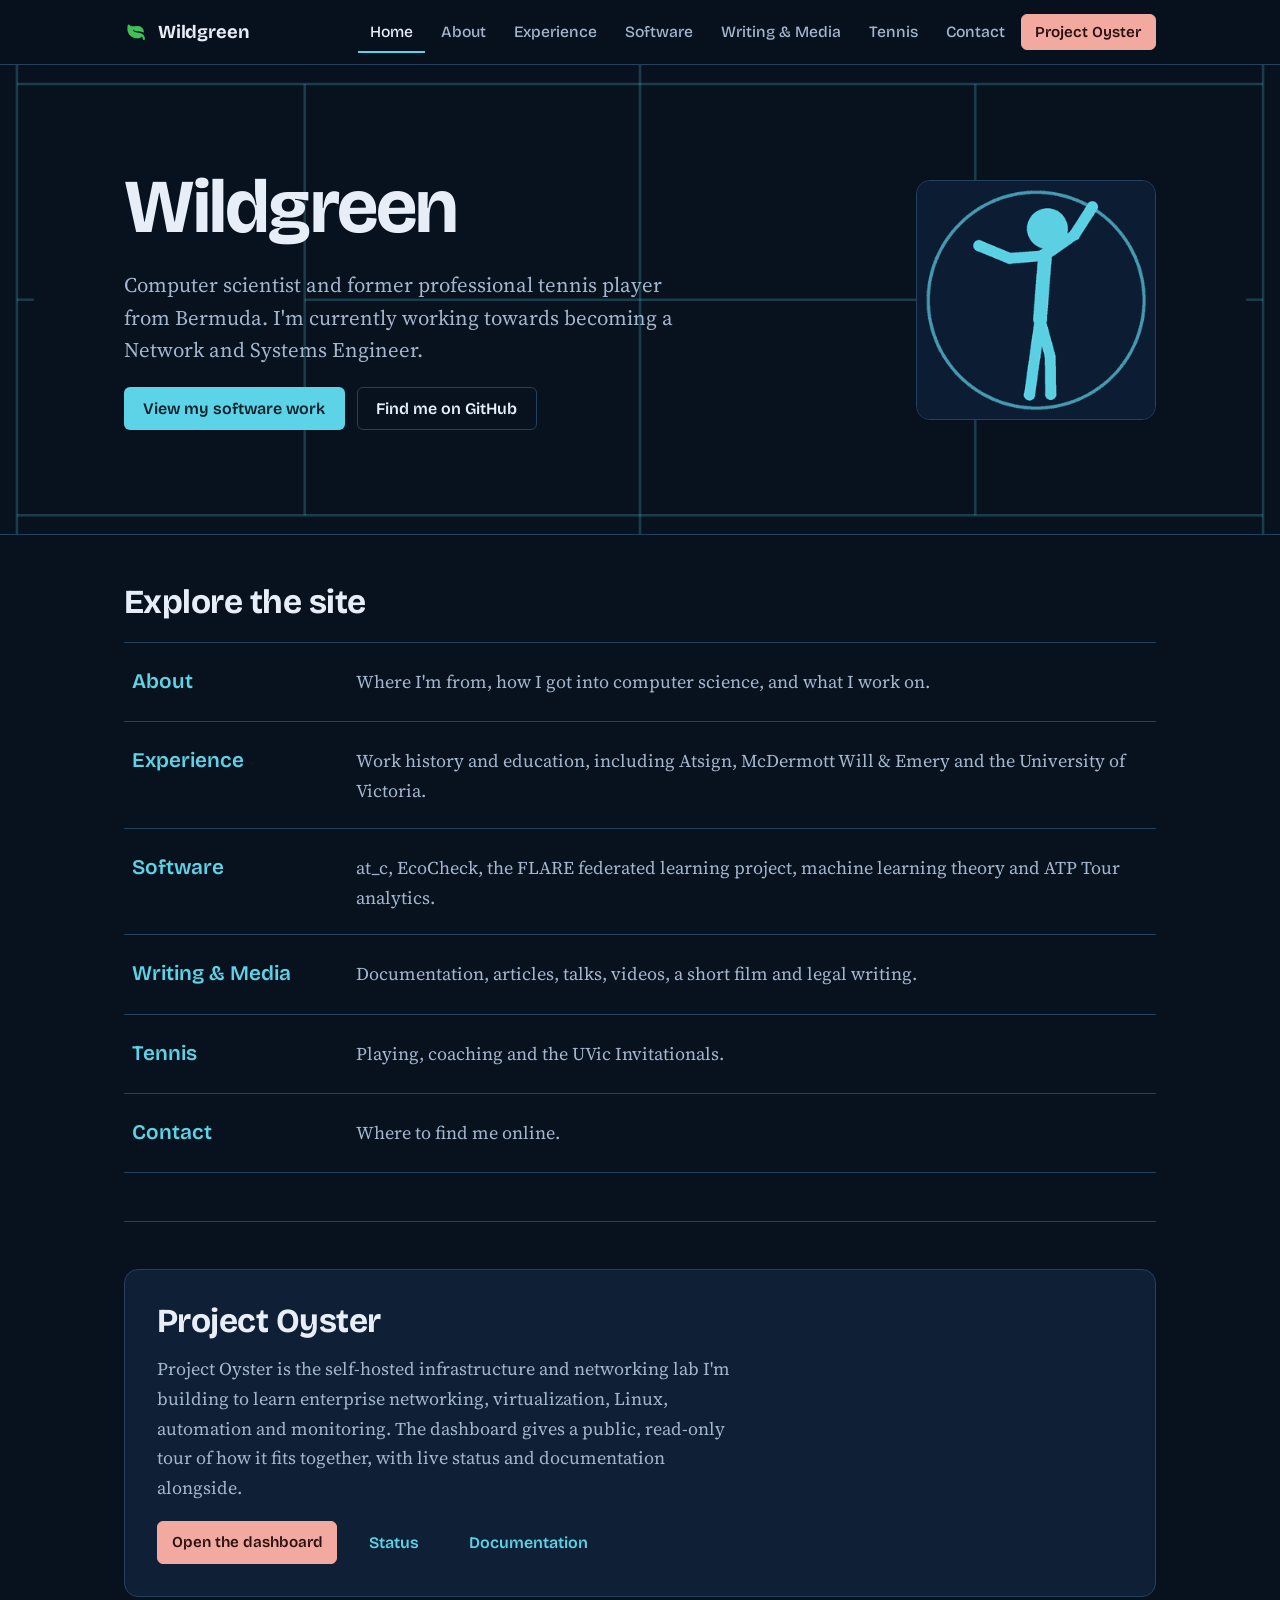
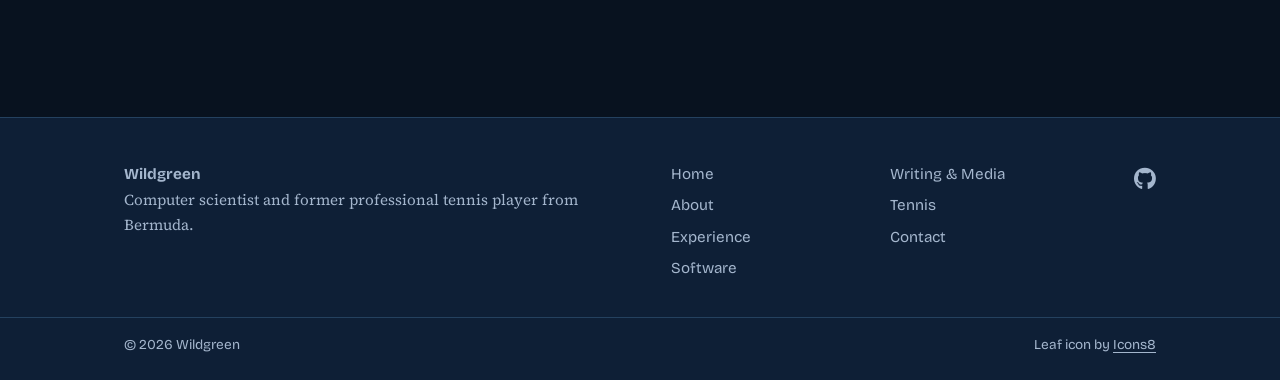
<file: index.html>
<!DOCTYPE html>
<html lang="en">
<head>
  <meta charset="UTF-8">
  <meta name="viewport" content="width=device-width, initial-scale=1">
  <title>Wildgreen | Portfolio</title>
  <meta name="description" content="Portfolio of Wildgreen: a computer scientist and former professional tennis player working towards becoming a Network and Systems Engineer.">
  <meta name="theme-color" content="#08121f">
  <link rel="icon" href="assets/img/favicon.png">

  <meta property="og:type" content="website">
  <meta property="og:title" content="Wildgreen | Portfolio">
  <meta property="og:description" content="Portfolio of Wildgreen: a computer scientist and former professional tennis player working towards becoming a Network and Systems Engineer.">
  <meta property="og:url" content="https://oyster-lab.dev/">
  <meta property="og:image" content="https://oyster-lab.dev/assets/img/og-image.jpg">
  <meta name="twitter:card" content="summary_large_image">

  <link rel="preconnect" href="https://fonts.googleapis.com">
  <link rel="preconnect" href="https://fonts.gstatic.com" crossorigin>
  <link rel="stylesheet" href="https://fonts.googleapis.com/css2?family=Bricolage+Grotesque:opsz,wght@12..96,500;12..96,600;12..96,700&amp;family=Source+Serif+4:ital,opsz,wght@0,8..60,400;0,8..60,600;1,8..60,400&amp;display=swap">
  <link rel="stylesheet" href="https://cdnjs.cloudflare.com/ajax/libs/font-awesome/6.0.0/css/all.min.css">
  <link rel="stylesheet" href="assets/css/style.css">
</head>
<body>
  <a class="skip-link" href="#main">Skip to content</a>

  <header class="site-header">
    <div class="wrap">
      <a class="brand" href="index.html">
        <img src="assets/img/favicon.png" alt="" width="24" height="24">
        Wildgreen
      </a>
      <button class="nav-toggle" type="button" aria-expanded="false" aria-controls="site-nav">Menu</button>
      <nav class="site-nav" id="site-nav" aria-label="Main">
        <a class="nav-link" href="index.html" aria-current="page">Home</a>
        <a class="nav-link" href="about.html">About</a>
        <a class="nav-link" href="experience.html">Experience</a>
        <a class="nav-link" href="projects.html">Software</a>
        <a class="nav-link" href="writing.html">Writing &amp; Media</a>
        <a class="nav-link" href="tennis.html">Tennis</a>
        <a class="nav-link" href="contact.html">Contact</a>
        <a class="btn btn-network is-live" href="https://dashboard.oyster-lab.dev" target="_blank" rel="noopener">Project Oyster</a>
      </nav>
    </div>
  </header>

  <main id="main">
    <section class="hero">
      
<svg class="hero-court" viewBox="0 0 757 360" preserveAspectRatio="xMaxYMid slice" aria-hidden="true" focusable="false">
  <path class="court-line" pathLength="1" d="M10 10 H747 V350 H10 Z" />
  <path class="court-line" pathLength="1" d="M10 52.5 H747" />
  <path class="court-line" pathLength="1" d="M10 307.5 H747" />
  <path class="court-line" pathLength="1" d="M378.5 0 V360" />
  <path class="court-line" pathLength="1" d="M180.2 52.5 V307.5" />
  <path class="court-line" pathLength="1" d="M576.8 52.5 V307.5" />
  <path class="court-line" pathLength="1" d="M180.2 180 H576.8" />
  <path class="court-line" pathLength="1" d="M10 180 H20" />
  <path class="court-line" pathLength="1" d="M737 180 H747" />
</svg>

      <div class="wrap hero-inner">
        <div>
          <h1>Wildgreen</h1>
          <p class="lede">Computer scientist and former professional tennis player from Bermuda. I'm currently working towards becoming a Network and Systems Engineer.</p>
          <div class="btn-row">
            <a class="btn btn-primary" href="projects.html">View my software work</a>
            <a class="btn btn-ghost" href="https://github.com/Wildgreen17" target="_blank" rel="noopener">Find me on GitHub</a>
          </div>
        </div>
        <picture class="hero-figure-wrap">
          <source media="(prefers-reduced-motion: reduce)" srcset="assets/img/wildgreen-icon-still.png">
          <img class="hero-figure" src="assets/img/wildgreen-icon.gif" alt="A small person icon that pops in, dances, then stands with arms out" width="240" height="240">
        </picture>
      </div>
    </section>

    <section class="wrap section">
      <div class="section-head">
        <h2>Explore the site</h2>
      </div>
      <ul class="directory">
        <li>
          <a href="about.html">
            <span class="dir-title">About</span>
            <span class="dir-desc">Where I'm from, how I got into computer science, and what I work on.</span>
          </a>
        </li>
        <li>
          <a href="experience.html">
            <span class="dir-title">Experience</span>
            <span class="dir-desc">Work history and education, including Atsign, McDermott Will &amp; Emery and the University of Victoria.</span>
          </a>
        </li>
        <li>
          <a href="projects.html">
            <span class="dir-title">Software</span>
            <span class="dir-desc">at_c, EcoCheck, the FLARE federated learning project, machine learning theory and ATP Tour analytics.</span>
          </a>
        </li>
        <li>
          <a href="writing.html">
            <span class="dir-title">Writing &amp; Media</span>
            <span class="dir-desc">Documentation, articles, talks, videos, a short film and legal writing.</span>
          </a>
        </li>
        <li>
          <a href="tennis.html">
            <span class="dir-title">Tennis</span>
            <span class="dir-desc">Playing, coaching and the UVic Invitationals.</span>
          </a>
        </li>
        <li>
          <a href="contact.html">
            <span class="dir-title">Contact</span>
            <span class="dir-desc">Where to find me online.</span>
          </a>
        </li>
      </ul>
    </section>

    <section class="wrap section">
      <div class="panel">
        <h2>Project Oyster</h2>
        <p>Project Oyster is the self-hosted infrastructure and networking lab I'm building to learn enterprise networking, virtualization, Linux, automation and monitoring. The dashboard gives a public, read-only tour of how it fits together, with live status and documentation alongside.</p>
        <div class="btn-row">
          <a class="btn btn-network is-live" href="https://dashboard.oyster-lab.dev" target="_blank" rel="noopener">Open the dashboard</a>
          <a class="btn" href="https://status.oyster-lab.dev" target="_blank" rel="noopener">Status</a>
          <a class="btn" href="https://docs.oyster-lab.dev" target="_blank" rel="noopener">Documentation</a>
        </div>
      </div>
    </section>
  </main>

  <footer class="site-footer">
    <div class="wrap footer-grid">
      <div>
        <p class="footer-name">Wildgreen</p>
        <p>Computer scientist and former professional tennis player from Bermuda.</p>
      </div>
      <ul class="footer-links">
        <li><a href="index.html">Home</a></li>
        <li><a href="about.html">About</a></li>
        <li><a href="experience.html">Experience</a></li>
        <li><a href="projects.html">Software</a></li>
        <li><a href="writing.html">Writing &amp; Media</a></li>
        <li><a href="tennis.html">Tennis</a></li>
        <li><a href="contact.html">Contact</a></li>
      </ul>
      <div class="social">
        <a href="https://github.com/Wildgreen17" target="_blank" rel="noopener" aria-label="GitHub"><i class="fab fa-github"></i></a>
      </div>
    </div>
    <div class="footer-small">
      <div class="wrap">
        <span>&copy; 2026 Wildgreen</span>
        <span>Leaf icon by <a href="https://icons8.com" target="_blank" rel="noopener">Icons8</a></span>
      </div>
    </div>
  </footer>

  <script src="assets/js/site.js"></script>
</body>
</html>
</file>
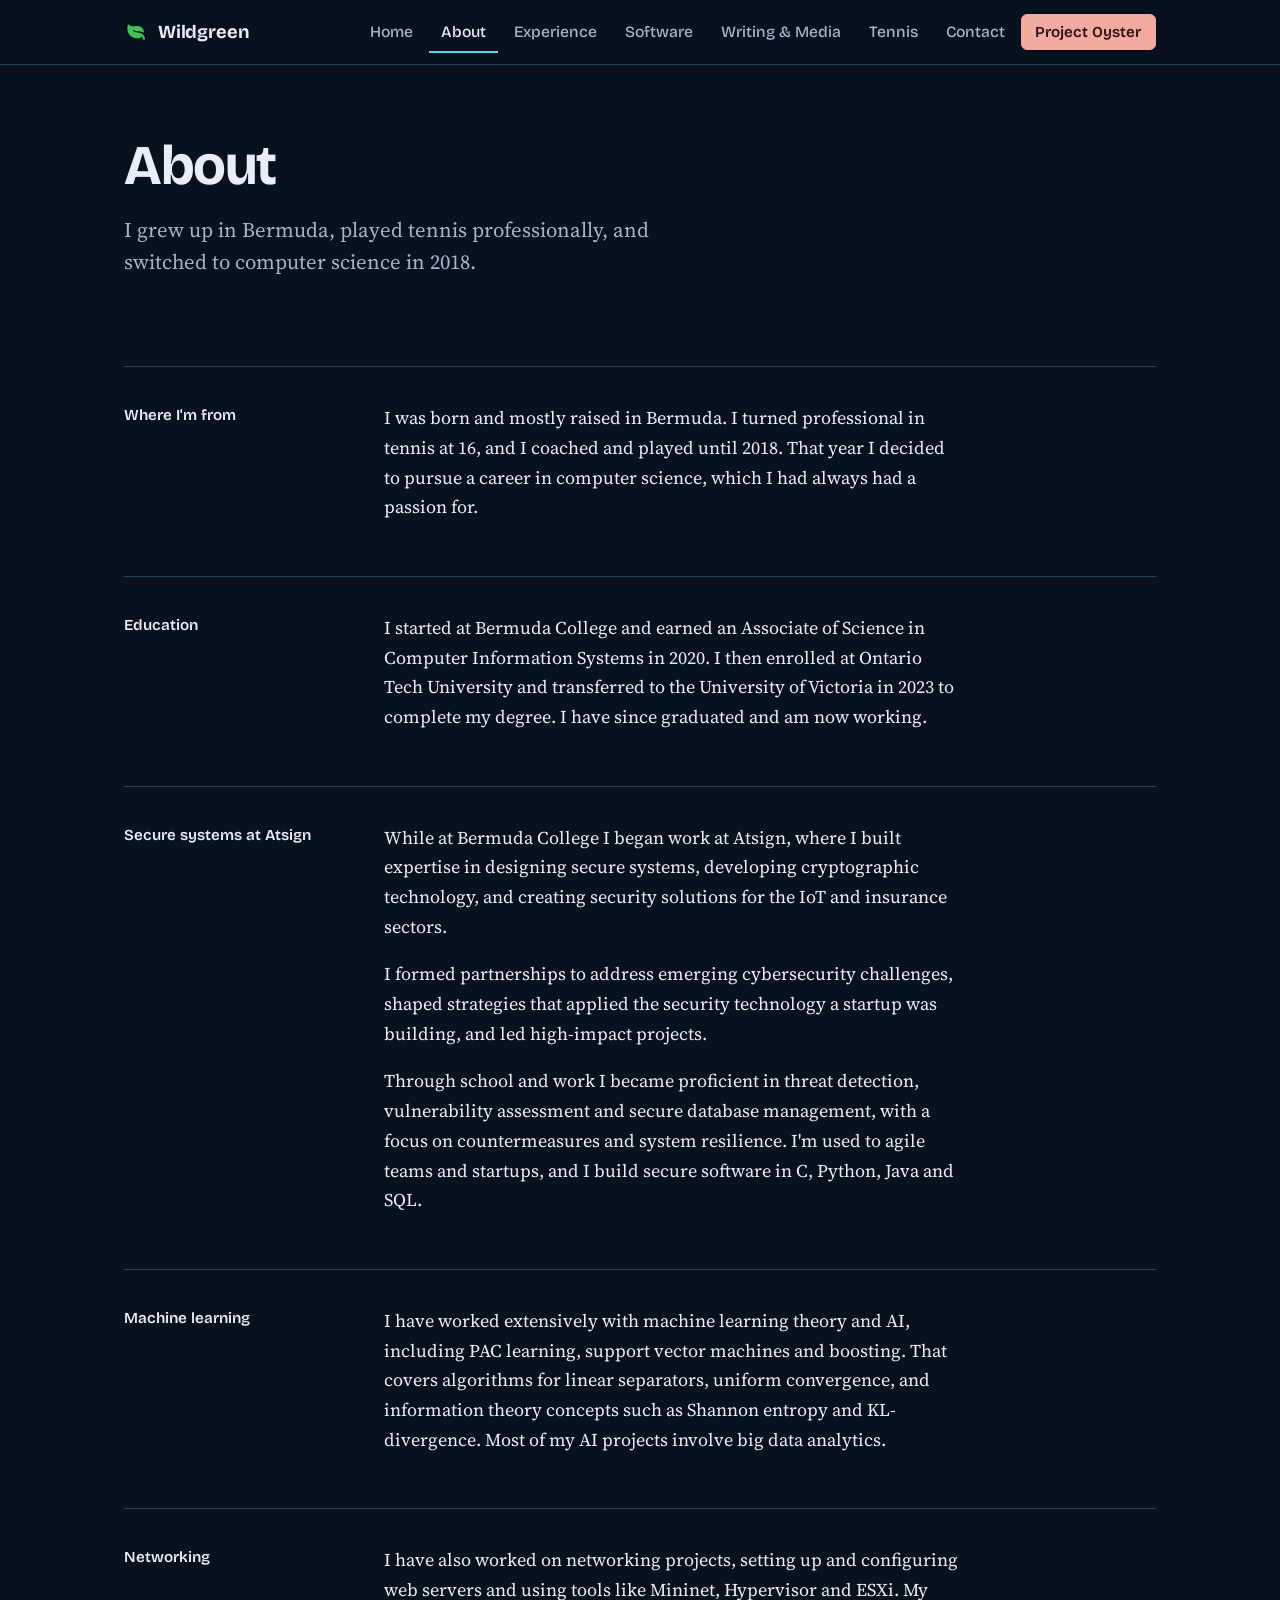
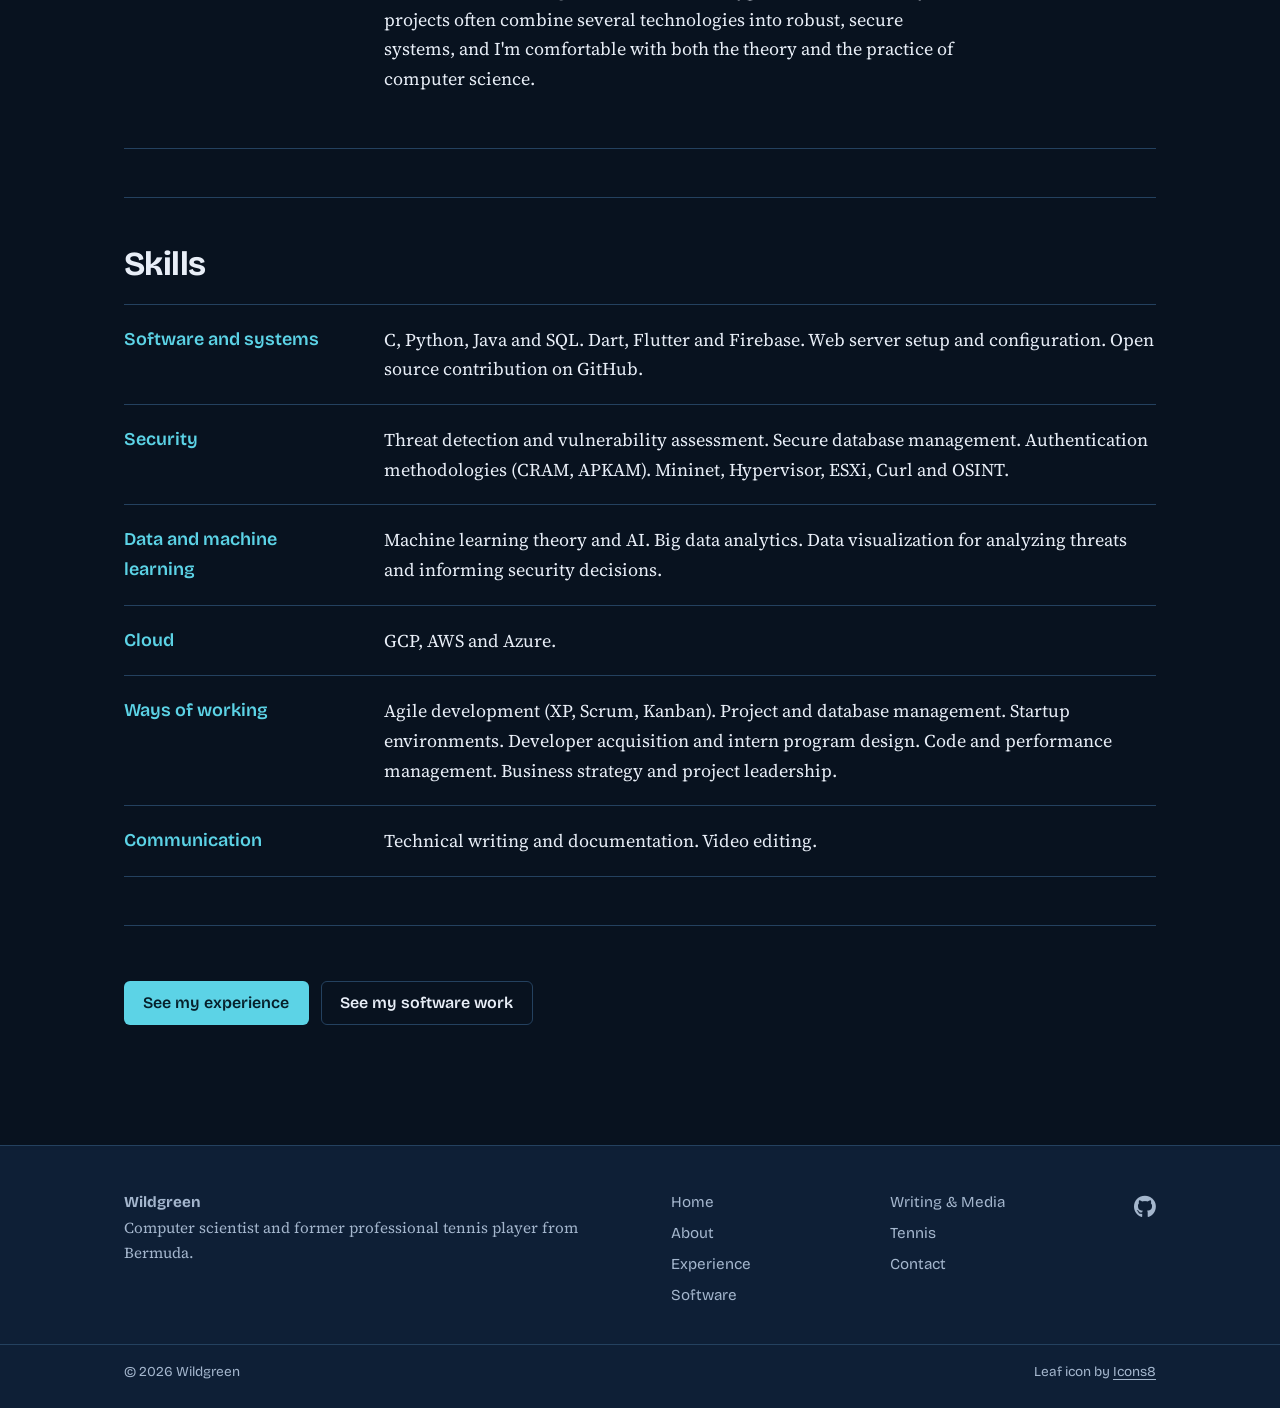
<file: about.html>
<!DOCTYPE html>
<html lang="en">
<head>
  <meta charset="UTF-8">
  <meta name="viewport" content="width=device-width, initial-scale=1">
  <title>About | Wildgreen</title>
  <meta name="description" content="Wildgreen's background: from professional tennis in Bermuda to secure systems, machine learning and software.">
  <meta name="theme-color" content="#08121f">
  <link rel="icon" href="assets/img/favicon.png">

  <meta property="og:type" content="website">
  <meta property="og:title" content="About | Wildgreen">
  <meta property="og:description" content="Wildgreen's background: from professional tennis in Bermuda to secure systems, machine learning and software.">
  <meta property="og:url" content="https://oyster-lab.dev/about.html">
  <meta property="og:image" content="https://oyster-lab.dev/assets/img/og-image.jpg">
  <meta name="twitter:card" content="summary_large_image">

  <link rel="preconnect" href="https://fonts.googleapis.com">
  <link rel="preconnect" href="https://fonts.gstatic.com" crossorigin>
  <link rel="stylesheet" href="https://fonts.googleapis.com/css2?family=Bricolage+Grotesque:opsz,wght@12..96,500;12..96,600;12..96,700&amp;family=Source+Serif+4:ital,opsz,wght@0,8..60,400;0,8..60,600;1,8..60,400&amp;display=swap">
  <link rel="stylesheet" href="https://cdnjs.cloudflare.com/ajax/libs/font-awesome/6.0.0/css/all.min.css">
  <link rel="stylesheet" href="assets/css/style.css">
</head>
<body>
  <a class="skip-link" href="#main">Skip to content</a>

  <header class="site-header">
    <div class="wrap">
      <a class="brand" href="index.html">
        <img src="assets/img/favicon.png" alt="" width="24" height="24">
        Wildgreen
      </a>
      <button class="nav-toggle" type="button" aria-expanded="false" aria-controls="site-nav">Menu</button>
      <nav class="site-nav" id="site-nav" aria-label="Main">
        <a class="nav-link" href="index.html">Home</a>
        <a class="nav-link" href="about.html" aria-current="page">About</a>
        <a class="nav-link" href="experience.html">Experience</a>
        <a class="nav-link" href="projects.html">Software</a>
        <a class="nav-link" href="writing.html">Writing &amp; Media</a>
        <a class="nav-link" href="tennis.html">Tennis</a>
        <a class="nav-link" href="contact.html">Contact</a>
        <a class="btn btn-network is-live" href="https://dashboard.oyster-lab.dev" target="_blank" rel="noopener">Project Oyster</a>
      </nav>
    </div>
  </header>

  <main id="main">
    <div class="wrap page-head">
      <h1>About</h1>
      <p class="lede">I grew up in Bermuda, played tennis professionally, and switched to computer science in 2018.</p>
    </div>

    <section class="wrap section">
      <div class="ledger">
      <article class="entry">
        <div class="entry-meta">
          <strong>Where I'm from</strong>
        </div>
        <div class="entry-body">
          <p>I was born and mostly raised in Bermuda. I turned professional in tennis at 16, and I coached and played until 2018. That year I decided to pursue a career in computer science, which I had always had a passion for.</p>
        </div>
      </article>
      <article class="entry">
        <div class="entry-meta">
          <strong>Education</strong>
        </div>
        <div class="entry-body">
          <p>I started at Bermuda College and earned an Associate of Science in Computer Information Systems in 2020. I then enrolled at Ontario Tech University and transferred to the University of Victoria in 2023 to complete my degree. I have since graduated and am now working.</p>
        </div>
      </article>
      <article class="entry">
        <div class="entry-meta">
          <strong>Secure systems at Atsign</strong>
        </div>
        <div class="entry-body">
          <p>While at Bermuda College I began work at Atsign, where I built expertise in designing secure systems, developing cryptographic technology, and creating security solutions for the IoT and insurance sectors.</p>
          <p>I formed partnerships to address emerging cybersecurity challenges, shaped strategies that applied the security technology a startup was building, and led high-impact projects.</p>
          <p>Through school and work I became proficient in threat detection, vulnerability assessment and secure database management, with a focus on countermeasures and system resilience. I'm used to agile teams and startups, and I build secure software in C, Python, Java and SQL.</p>
        </div>
      </article>
      <article class="entry">
        <div class="entry-meta">
          <strong>Machine learning</strong>
        </div>
        <div class="entry-body">
          <p>I have worked extensively with machine learning theory and AI, including PAC learning, support vector machines and boosting. That covers algorithms for linear separators, uniform convergence, and information theory concepts such as Shannon entropy and KL-divergence. Most of my AI projects involve big data analytics.</p>
        </div>
      </article>
      <article class="entry">
        <div class="entry-meta">
          <strong>Networking</strong>
        </div>
        <div class="entry-body">
          <p>I have also worked on networking projects, setting up and configuring web servers and using tools like Mininet, Hypervisor and ESXi. My projects often combine several technologies into robust, secure systems, and I'm comfortable with both the theory and the practice of computer science.</p>
        </div>
      </article>
      </div>
    </section>

    <section class="wrap section">
      <div class="section-head">
        <h2>Skills</h2>
      </div>
      <dl class="skill-rows">
        <div class="skill-row">
          <dt>Software and systems</dt>
          <dd>C, Python, Java and SQL. Dart, Flutter and Firebase. Web server setup and configuration. Open source contribution on GitHub.</dd>
        </div>
        <div class="skill-row">
          <dt>Security</dt>
          <dd>Threat detection and vulnerability assessment. Secure database management. Authentication methodologies (CRAM, APKAM). Mininet, Hypervisor, ESXi, Curl and OSINT.</dd>
        </div>
        <div class="skill-row">
          <dt>Data and machine learning</dt>
          <dd>Machine learning theory and AI. Big data analytics. Data visualization for analyzing threats and informing security decisions.</dd>
        </div>
        <div class="skill-row">
          <dt>Cloud</dt>
          <dd>GCP, AWS and Azure.</dd>
        </div>
        <div class="skill-row">
          <dt>Ways of working</dt>
          <dd>Agile development (XP, Scrum, Kanban). Project and database management. Startup environments. Developer acquisition and intern program design. Code and performance management. Business strategy and project leadership.</dd>
        </div>
        <div class="skill-row">
          <dt>Communication</dt>
          <dd>Technical writing and documentation. Video editing.</dd>
        </div>
      </dl>
    </section>

    <section class="wrap section">
      <div class="btn-row">
        <a class="btn btn-primary" href="experience.html">See my experience</a>
        <a class="btn btn-ghost" href="projects.html">See my software work</a>
      </div>
    </section>
  </main>

  <footer class="site-footer">
    <div class="wrap footer-grid">
      <div>
        <p class="footer-name">Wildgreen</p>
        <p>Computer scientist and former professional tennis player from Bermuda.</p>
      </div>
      <ul class="footer-links">
        <li><a href="index.html">Home</a></li>
        <li><a href="about.html">About</a></li>
        <li><a href="experience.html">Experience</a></li>
        <li><a href="projects.html">Software</a></li>
        <li><a href="writing.html">Writing &amp; Media</a></li>
        <li><a href="tennis.html">Tennis</a></li>
        <li><a href="contact.html">Contact</a></li>
      </ul>
      <div class="social">
        <a href="https://github.com/Wildgreen17" target="_blank" rel="noopener" aria-label="GitHub"><i class="fab fa-github"></i></a>
      </div>
    </div>
    <div class="footer-small">
      <div class="wrap">
        <span>&copy; 2026 Wildgreen</span>
        <span>Leaf icon by <a href="https://icons8.com" target="_blank" rel="noopener">Icons8</a></span>
      </div>
    </div>
  </footer>

  <script src="assets/js/site.js"></script>
</body>
</html>
</file>
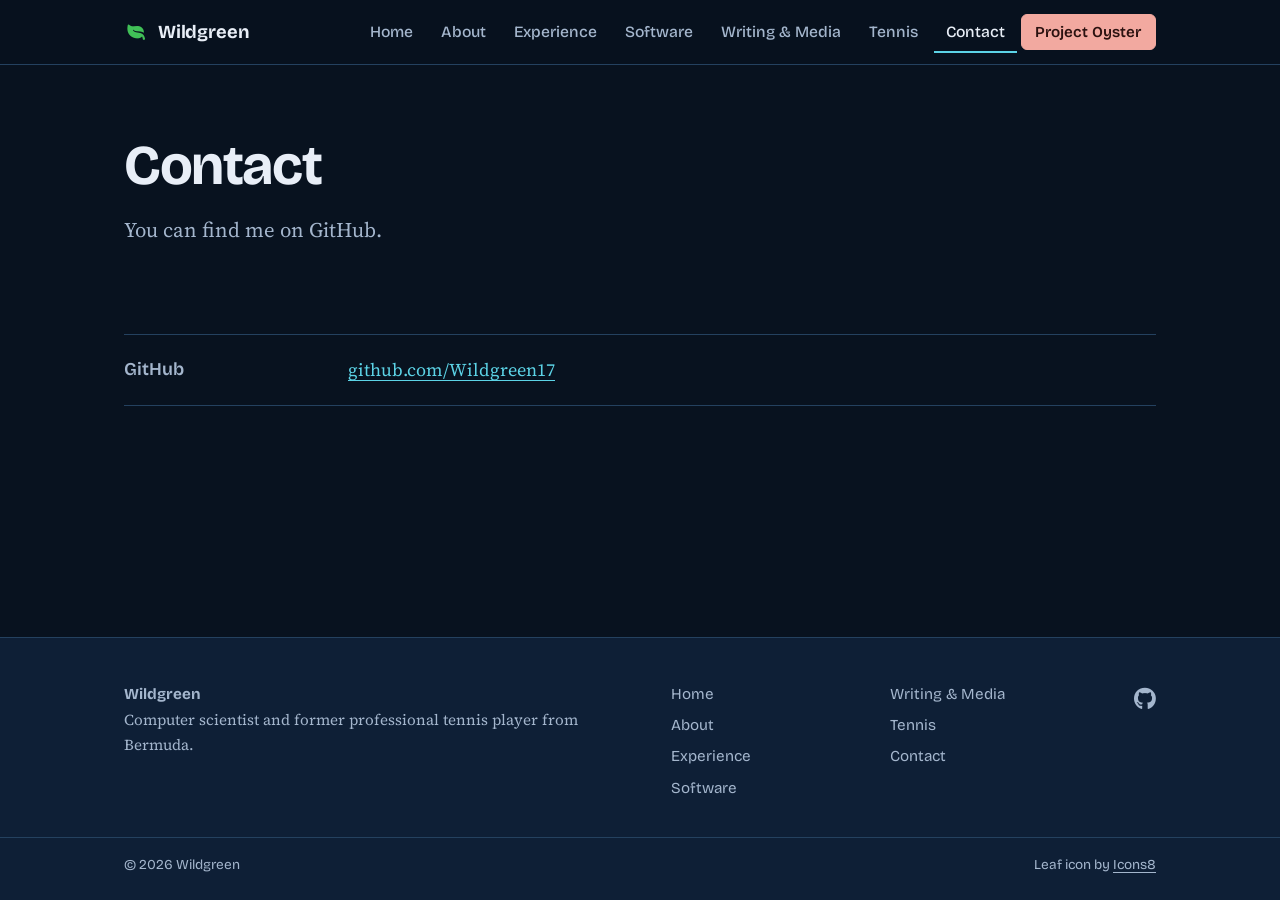
<file: contact.html>
<!DOCTYPE html>
<html lang="en">
<head>
  <meta charset="UTF-8">
  <meta name="viewport" content="width=device-width, initial-scale=1">
  <title>Contact | Wildgreen</title>
  <meta name="description" content="Where to find Wildgreen online.">
  <meta name="theme-color" content="#08121f">
  <link rel="icon" href="assets/img/favicon.png">

  <meta property="og:type" content="website">
  <meta property="og:title" content="Contact | Wildgreen">
  <meta property="og:description" content="Where to find Wildgreen online.">
  <meta property="og:url" content="https://oyster-lab.dev/contact.html">
  <meta property="og:image" content="https://oyster-lab.dev/assets/img/og-image.jpg">
  <meta name="twitter:card" content="summary_large_image">

  <link rel="preconnect" href="https://fonts.googleapis.com">
  <link rel="preconnect" href="https://fonts.gstatic.com" crossorigin>
  <link rel="stylesheet" href="https://fonts.googleapis.com/css2?family=Bricolage+Grotesque:opsz,wght@12..96,500;12..96,600;12..96,700&amp;family=Source+Serif+4:ital,opsz,wght@0,8..60,400;0,8..60,600;1,8..60,400&amp;display=swap">
  <link rel="stylesheet" href="https://cdnjs.cloudflare.com/ajax/libs/font-awesome/6.0.0/css/all.min.css">
  <link rel="stylesheet" href="assets/css/style.css">
</head>
<body>
  <a class="skip-link" href="#main">Skip to content</a>

  <header class="site-header">
    <div class="wrap">
      <a class="brand" href="index.html">
        <img src="assets/img/favicon.png" alt="" width="24" height="24">
        Wildgreen
      </a>
      <button class="nav-toggle" type="button" aria-expanded="false" aria-controls="site-nav">Menu</button>
      <nav class="site-nav" id="site-nav" aria-label="Main">
        <a class="nav-link" href="index.html">Home</a>
        <a class="nav-link" href="about.html">About</a>
        <a class="nav-link" href="experience.html">Experience</a>
        <a class="nav-link" href="projects.html">Software</a>
        <a class="nav-link" href="writing.html">Writing &amp; Media</a>
        <a class="nav-link" href="tennis.html">Tennis</a>
        <a class="nav-link" href="contact.html" aria-current="page">Contact</a>
        <a class="btn btn-network is-live" href="https://dashboard.oyster-lab.dev" target="_blank" rel="noopener">Project Oyster</a>
      </nav>
    </div>
  </header>

  <main id="main">
    <div class="wrap page-head">
      <h1>Contact</h1>
      <p class="lede">You can find me on GitHub.</p>
    </div>

    <section class="wrap section">
      <ul class="contact-list">
        <li><span class="label">GitHub</span><a href="https://github.com/Wildgreen17" target="_blank" rel="noopener">github.com/Wildgreen17</a></li>
      </ul>
    </section>
  </main>

  <footer class="site-footer">
    <div class="wrap footer-grid">
      <div>
        <p class="footer-name">Wildgreen</p>
        <p>Computer scientist and former professional tennis player from Bermuda.</p>
      </div>
      <ul class="footer-links">
        <li><a href="index.html">Home</a></li>
        <li><a href="about.html">About</a></li>
        <li><a href="experience.html">Experience</a></li>
        <li><a href="projects.html">Software</a></li>
        <li><a href="writing.html">Writing &amp; Media</a></li>
        <li><a href="tennis.html">Tennis</a></li>
        <li><a href="contact.html">Contact</a></li>
      </ul>
      <div class="social">
        <a href="https://github.com/Wildgreen17" target="_blank" rel="noopener" aria-label="GitHub"><i class="fab fa-github"></i></a>
      </div>
    </div>
    <div class="footer-small">
      <div class="wrap">
        <span>&copy; 2026 Wildgreen</span>
        <span>Leaf icon by <a href="https://icons8.com" target="_blank" rel="noopener">Icons8</a></span>
      </div>
    </div>
  </footer>

  <script src="assets/js/site.js"></script>
</body>
</html>
</file>
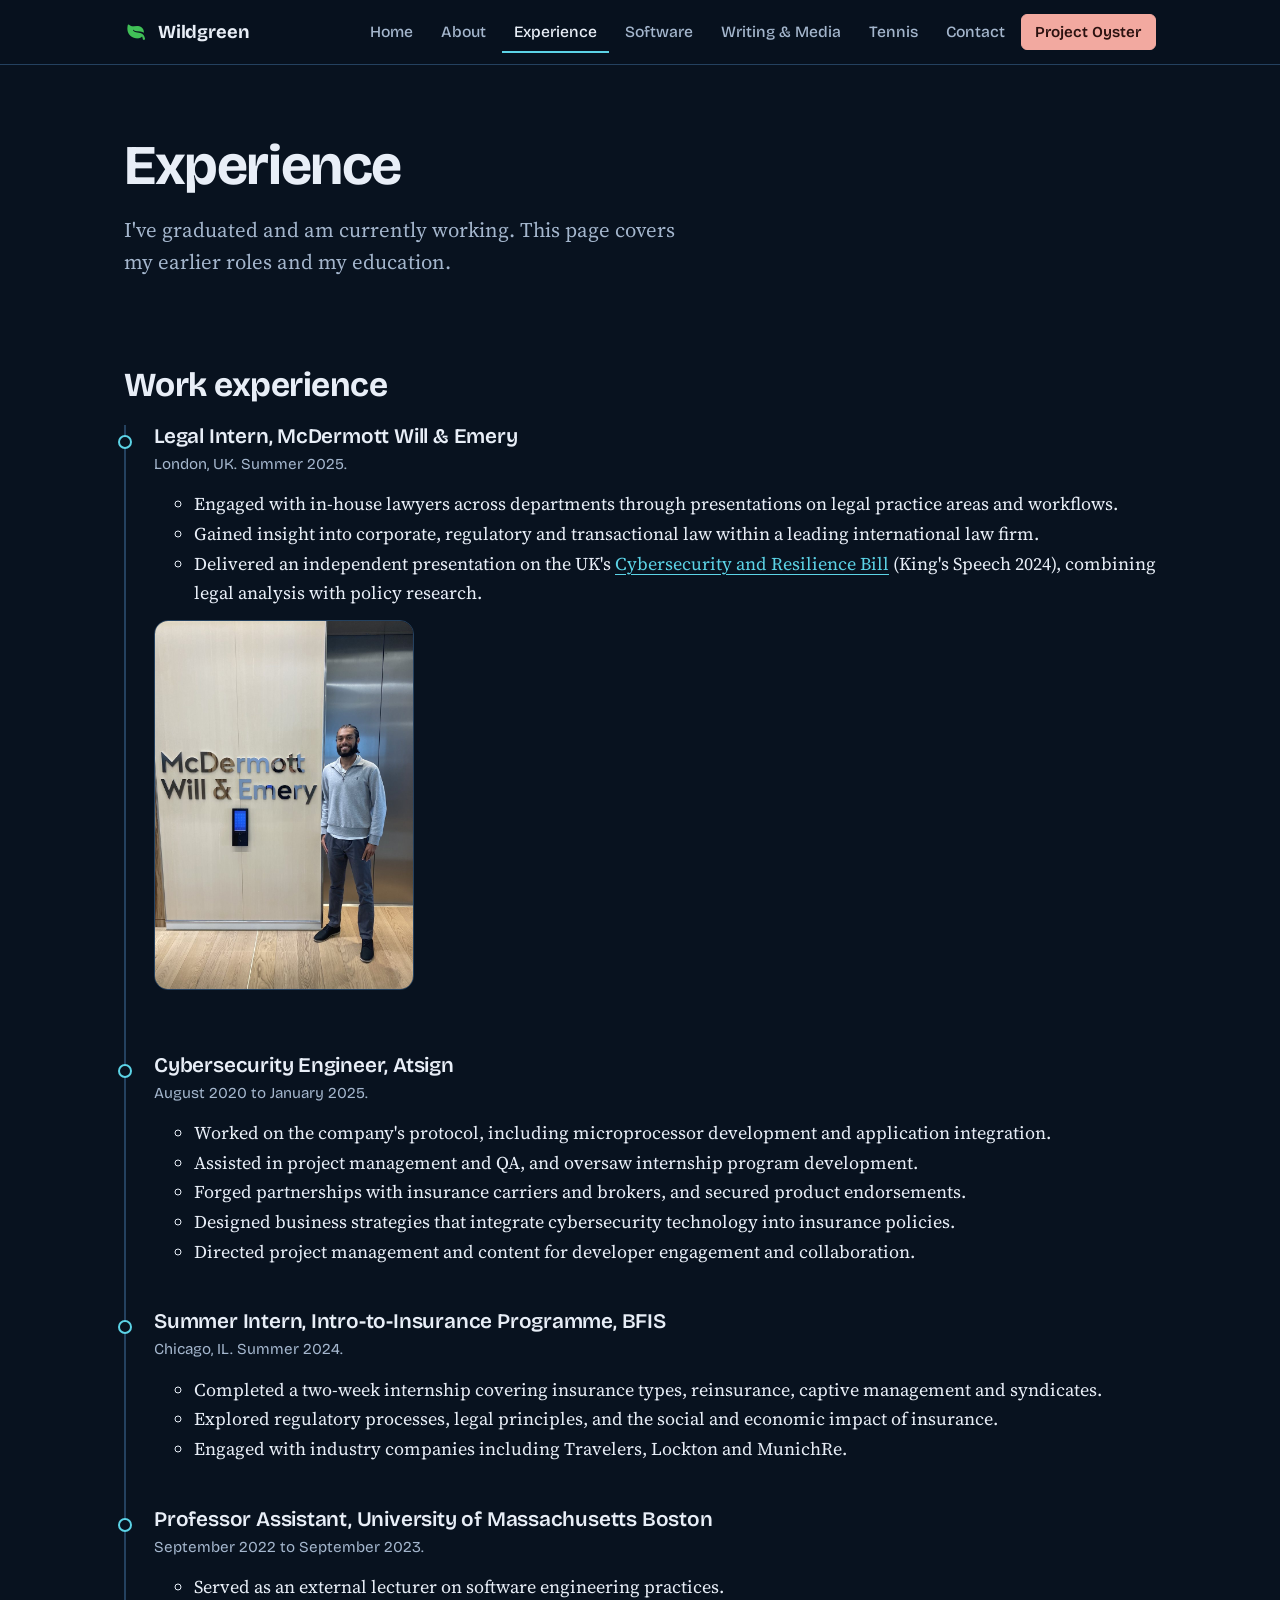
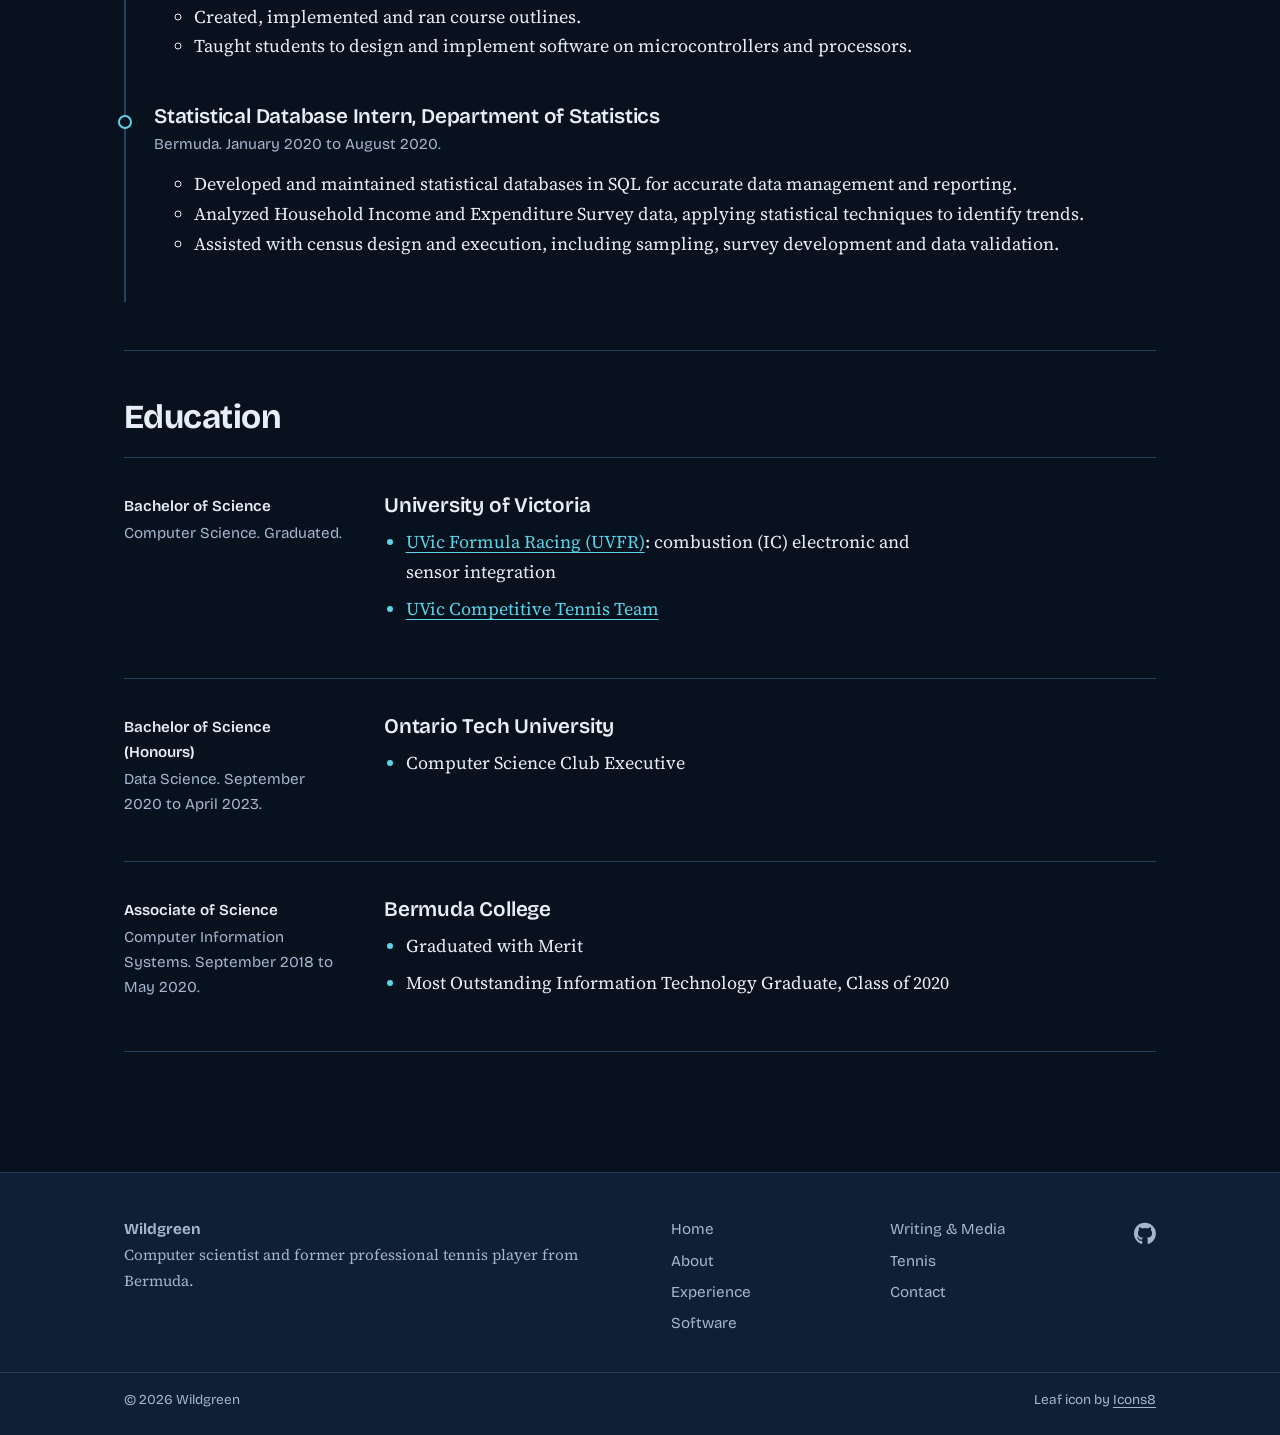
<file: experience.html>
<!DOCTYPE html>
<html lang="en">
<head>
  <meta charset="UTF-8">
  <meta name="viewport" content="width=device-width, initial-scale=1">
  <title>Experience | Wildgreen</title>
  <meta name="description" content="Work history and education of Wildgreen, including Atsign, McDermott Will &amp; Emery, UMass Boston and the University of Victoria.">
  <meta name="theme-color" content="#08121f">
  <link rel="icon" href="assets/img/favicon.png">

  <meta property="og:type" content="website">
  <meta property="og:title" content="Experience | Wildgreen">
  <meta property="og:description" content="Work history and education of Wildgreen, including Atsign, McDermott Will &amp; Emery, UMass Boston and the University of Victoria.">
  <meta property="og:url" content="https://oyster-lab.dev/experience.html">
  <meta property="og:image" content="https://oyster-lab.dev/assets/img/og-image.jpg">
  <meta name="twitter:card" content="summary_large_image">

  <link rel="preconnect" href="https://fonts.googleapis.com">
  <link rel="preconnect" href="https://fonts.gstatic.com" crossorigin>
  <link rel="stylesheet" href="https://fonts.googleapis.com/css2?family=Bricolage+Grotesque:opsz,wght@12..96,500;12..96,600;12..96,700&amp;family=Source+Serif+4:ital,opsz,wght@0,8..60,400;0,8..60,600;1,8..60,400&amp;display=swap">
  <link rel="stylesheet" href="https://cdnjs.cloudflare.com/ajax/libs/font-awesome/6.0.0/css/all.min.css">
  <link rel="stylesheet" href="assets/css/style.css">
</head>
<body>
  <a class="skip-link" href="#main">Skip to content</a>

  <header class="site-header">
    <div class="wrap">
      <a class="brand" href="index.html">
        <img src="assets/img/favicon.png" alt="" width="24" height="24">
        Wildgreen
      </a>
      <button class="nav-toggle" type="button" aria-expanded="false" aria-controls="site-nav">Menu</button>
      <nav class="site-nav" id="site-nav" aria-label="Main">
        <a class="nav-link" href="index.html">Home</a>
        <a class="nav-link" href="about.html">About</a>
        <a class="nav-link" href="experience.html" aria-current="page">Experience</a>
        <a class="nav-link" href="projects.html">Software</a>
        <a class="nav-link" href="writing.html">Writing &amp; Media</a>
        <a class="nav-link" href="tennis.html">Tennis</a>
        <a class="nav-link" href="contact.html">Contact</a>
        <a class="btn btn-network is-live" href="https://dashboard.oyster-lab.dev" target="_blank" rel="noopener">Project Oyster</a>
      </nav>
    </div>
  </header>

  <main id="main">
    <div class="wrap page-head">
      <h1>Experience</h1>
      <p class="lede">I've graduated and am currently working. This page covers my earlier roles and my education.</p>
    </div>

    <section class="wrap section">
      <div class="section-head">
        <h2>Work experience</h2>
      </div>
      <ol class="timeline">
        <li>
          <h3>Legal Intern, McDermott Will &amp; Emery</h3>
          <p class="when">London, UK. Summer 2025.</p>
          <ul class="bullets entry-body">
            <li>Engaged with in-house lawyers across departments through presentations on legal practice areas and workflows.</li>
            <li>Gained insight into corporate, regulatory and transactional law within a leading international law firm.</li>
            <li>Delivered an independent presentation on the UK's <a href="https://www.canva.com/design/DAGsklnGeaY/GeNb_EEwB0TVia_0IyHkEA/edit?utm_content=DAGsklnGeaY&amp;utm_campaign=designshare&amp;utm_medium=link2&amp;utm_source=sharebutton" target="_blank" rel="noopener">Cybersecurity and Resilience Bill</a> (King's Speech 2024), combining legal analysis with policy research.</li>
          </ul>
          <img class="media media-small" src="assets/img/mwe-sign.jpg" alt="Sign at the McDermott Will &amp; Emery office" loading="lazy">
        </li>
        <li>
          <h3>Cybersecurity Engineer, Atsign</h3>
          <p class="when">August 2020 to January 2025.</p>
          <ul class="bullets entry-body">
            <li>Worked on the company's protocol, including microprocessor development and application integration.</li>
            <li>Assisted in project management and QA, and oversaw internship program development.</li>
            <li>Forged partnerships with insurance carriers and brokers, and secured product endorsements.</li>
            <li>Designed business strategies that integrate cybersecurity technology into insurance policies.</li>
            <li>Directed project management and content for developer engagement and collaboration.</li>
          </ul>
        </li>
        <li>
          <h3>Summer Intern, Intro-to-Insurance Programme, BFIS</h3>
          <p class="when">Chicago, IL. Summer 2024.</p>
          <ul class="bullets entry-body">
            <li>Completed a two-week internship covering insurance types, reinsurance, captive management and syndicates.</li>
            <li>Explored regulatory processes, legal principles, and the social and economic impact of insurance.</li>
            <li>Engaged with industry companies including Travelers, Lockton and MunichRe.</li>
          </ul>
        </li>
        <li>
          <h3>Professor Assistant, University of Massachusetts Boston</h3>
          <p class="when">September 2022 to September 2023.</p>
          <ul class="bullets entry-body">
            <li>Served as an external lecturer on software engineering practices.</li>
            <li>Created, implemented and ran course outlines.</li>
            <li>Taught students to design and implement software on microcontrollers and processors.</li>
          </ul>
        </li>
        <li>
          <h3>Statistical Database Intern, Department of Statistics</h3>
          <p class="when">Bermuda. January 2020 to August 2020.</p>
          <ul class="bullets entry-body">
            <li>Developed and maintained statistical databases in SQL for accurate data management and reporting.</li>
            <li>Analyzed Household Income and Expenditure Survey data, applying statistical techniques to identify trends.</li>
            <li>Assisted with census design and execution, including sampling, survey development and data validation.</li>
          </ul>
        </li>
      </ol>
    </section>

    <section class="wrap section">
      <div class="section-head">
        <h2>Education</h2>
      </div>
      <div class="ledger">
      <article class="entry">
        <div class="entry-meta">
          <strong>Bachelor of Science</strong>
          <p>Computer Science. Graduated.</p>
        </div>
        <div class="entry-body">
          <h3>University of Victoria</h3>
          <ul class="bullets">
            <li><a href="https://onlineacademiccommunity.uvic.ca/uvfr/" target="_blank" rel="noopener">UVic Formula Racing (UVFR)</a>: combustion (IC) electronic and sensor integration</li>
            <li><a href="https://vikesrec.ca/clubs/tennis" target="_blank" rel="noopener">UVic Competitive Tennis Team</a></li>
          </ul>
        </div>
      </article>
      <article class="entry">
        <div class="entry-meta">
          <strong>Bachelor of Science (Honours)</strong>
          <p>Data Science. September 2020 to April 2023.</p>
        </div>
        <div class="entry-body">
          <h3>Ontario Tech University</h3>
          <ul class="bullets">
            <li>Computer Science Club Executive</li>
          </ul>
        </div>
      </article>
      <article class="entry">
        <div class="entry-meta">
          <strong>Associate of Science</strong>
          <p>Computer Information Systems. September 2018 to May 2020.</p>
        </div>
        <div class="entry-body">
          <h3>Bermuda College</h3>
          <ul class="bullets">
            <li>Graduated with Merit</li>
            <li>Most Outstanding Information Technology Graduate, Class of 2020</li>
          </ul>
        </div>
      </article>
      </div>
    </section>
  </main>

  <footer class="site-footer">
    <div class="wrap footer-grid">
      <div>
        <p class="footer-name">Wildgreen</p>
        <p>Computer scientist and former professional tennis player from Bermuda.</p>
      </div>
      <ul class="footer-links">
        <li><a href="index.html">Home</a></li>
        <li><a href="about.html">About</a></li>
        <li><a href="experience.html">Experience</a></li>
        <li><a href="projects.html">Software</a></li>
        <li><a href="writing.html">Writing &amp; Media</a></li>
        <li><a href="tennis.html">Tennis</a></li>
        <li><a href="contact.html">Contact</a></li>
      </ul>
      <div class="social">
        <a href="https://github.com/Wildgreen17" target="_blank" rel="noopener" aria-label="GitHub"><i class="fab fa-github"></i></a>
      </div>
    </div>
    <div class="footer-small">
      <div class="wrap">
        <span>&copy; 2026 Wildgreen</span>
        <span>Leaf icon by <a href="https://icons8.com" target="_blank" rel="noopener">Icons8</a></span>
      </div>
    </div>
  </footer>

  <script src="assets/js/site.js"></script>
</body>
</html>
</file>
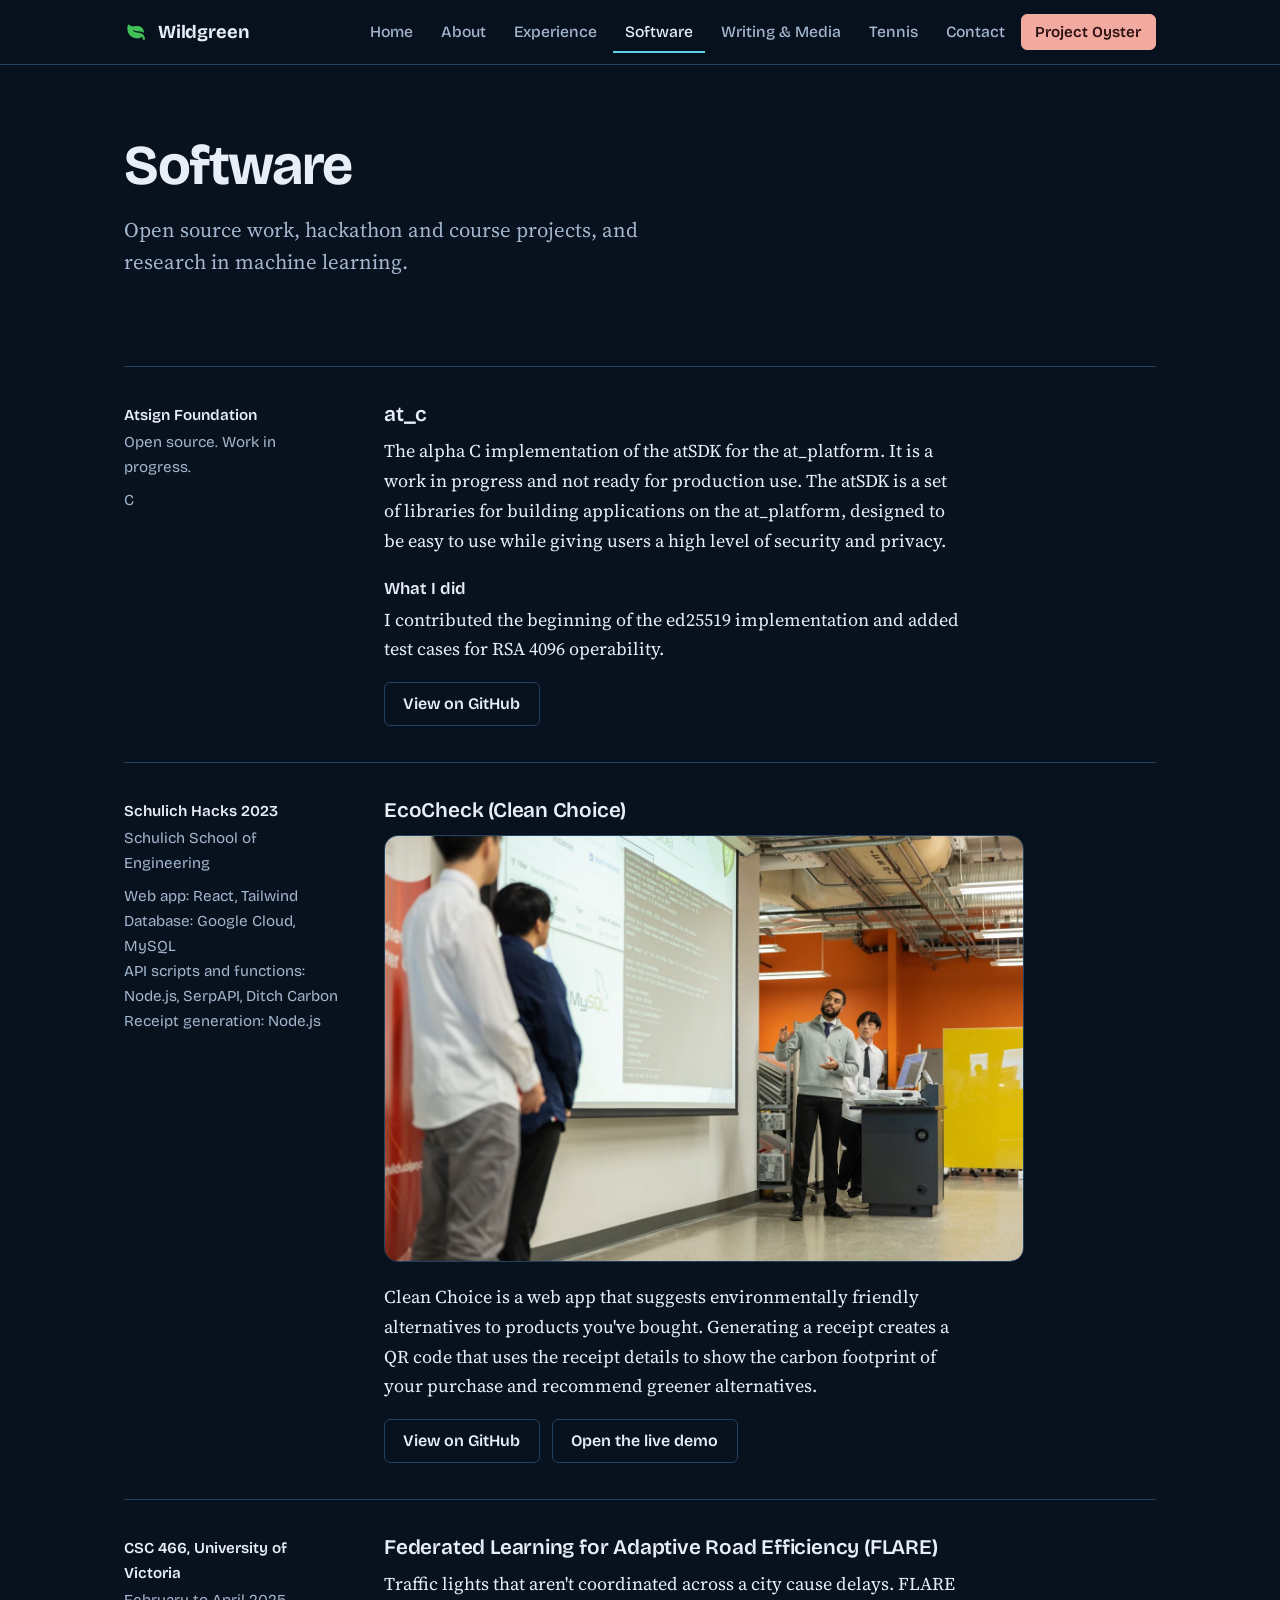
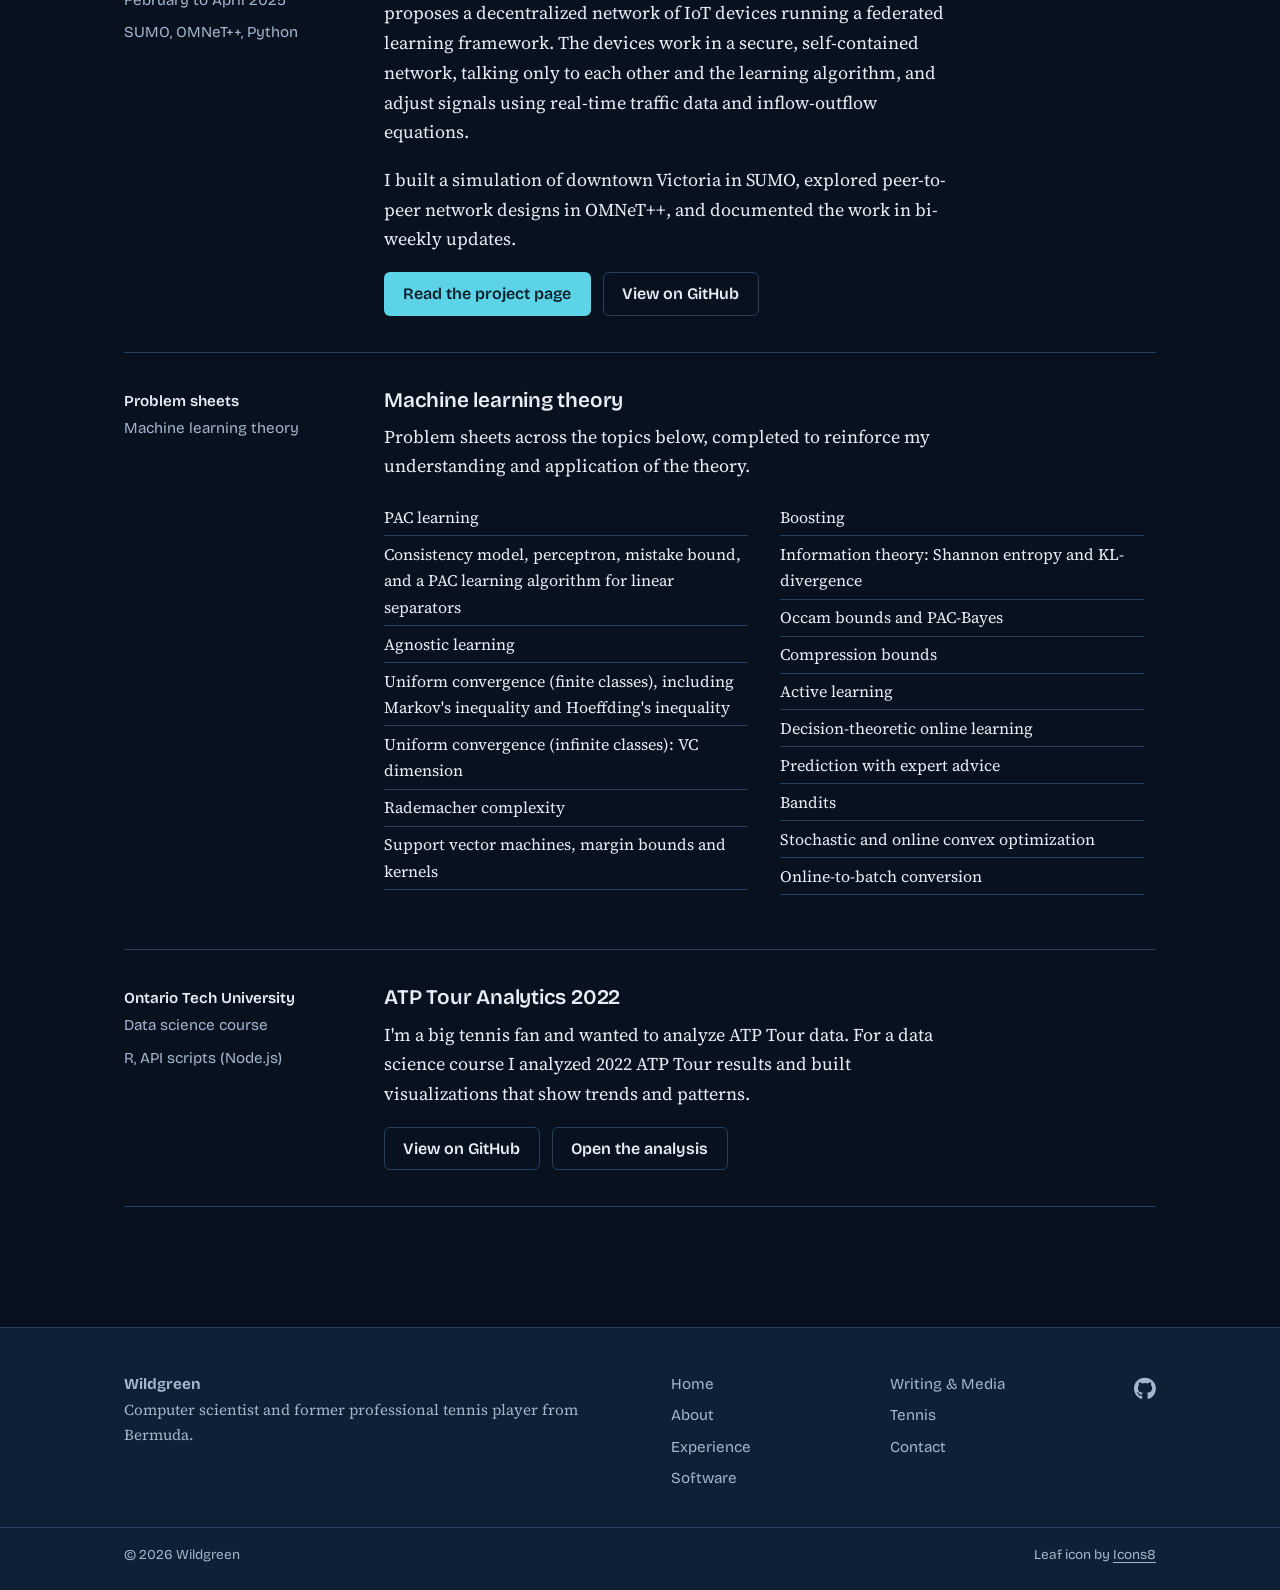
<file: projects.html>
<!DOCTYPE html>
<html lang="en">
<head>
  <meta charset="UTF-8">
  <meta name="viewport" content="width=device-width, initial-scale=1">
  <title>Software | Wildgreen</title>
  <meta name="description" content="Software projects by Wildgreen: at_c, EcoCheck, FLARE federated learning, machine learning theory and ATP Tour analytics.">
  <meta name="theme-color" content="#08121f">
  <link rel="icon" href="assets/img/favicon.png">

  <meta property="og:type" content="website">
  <meta property="og:title" content="Software | Wildgreen">
  <meta property="og:description" content="Software projects by Wildgreen: at_c, EcoCheck, FLARE federated learning, machine learning theory and ATP Tour analytics.">
  <meta property="og:url" content="https://oyster-lab.dev/projects.html">
  <meta property="og:image" content="https://oyster-lab.dev/assets/img/og-image.jpg">
  <meta name="twitter:card" content="summary_large_image">

  <link rel="preconnect" href="https://fonts.googleapis.com">
  <link rel="preconnect" href="https://fonts.gstatic.com" crossorigin>
  <link rel="stylesheet" href="https://fonts.googleapis.com/css2?family=Bricolage+Grotesque:opsz,wght@12..96,500;12..96,600;12..96,700&amp;family=Source+Serif+4:ital,opsz,wght@0,8..60,400;0,8..60,600;1,8..60,400&amp;display=swap">
  <link rel="stylesheet" href="https://cdnjs.cloudflare.com/ajax/libs/font-awesome/6.0.0/css/all.min.css">
  <link rel="stylesheet" href="assets/css/style.css">
</head>
<body>
  <a class="skip-link" href="#main">Skip to content</a>

  <header class="site-header">
    <div class="wrap">
      <a class="brand" href="index.html">
        <img src="assets/img/favicon.png" alt="" width="24" height="24">
        Wildgreen
      </a>
      <button class="nav-toggle" type="button" aria-expanded="false" aria-controls="site-nav">Menu</button>
      <nav class="site-nav" id="site-nav" aria-label="Main">
        <a class="nav-link" href="index.html">Home</a>
        <a class="nav-link" href="about.html">About</a>
        <a class="nav-link" href="experience.html">Experience</a>
        <a class="nav-link" href="projects.html" aria-current="page">Software</a>
        <a class="nav-link" href="writing.html">Writing &amp; Media</a>
        <a class="nav-link" href="tennis.html">Tennis</a>
        <a class="nav-link" href="contact.html">Contact</a>
        <a class="btn btn-network is-live" href="https://dashboard.oyster-lab.dev" target="_blank" rel="noopener">Project Oyster</a>
      </nav>
    </div>
  </header>

  <main id="main">
    <div class="wrap page-head">
      <h1>Software</h1>
      <p class="lede">Open source work, hackathon and course projects, and research in machine learning.</p>
    </div>

    <section class="wrap section">
      <div class="ledger">
      <article class="entry" id="at-c">
        <div class="entry-meta">
          <strong>Atsign Foundation</strong>
          <p>Open source. Work in progress.</p>
          <p>C</p>
        </div>
        <div class="entry-body">
          <h3>at_c</h3>
          <p>The alpha C implementation of the atSDK for the at_platform. It is a work in progress and not ready for production use. The atSDK is a set of libraries for building applications on the at_platform, designed to be easy to use while giving users a high level of security and privacy.</p>
          <h4>What I did</h4>
          <p>I contributed the beginning of the ed25519 implementation and added test cases for RSA 4096 operability.</p>
          <div class="btn-row">
            <a class="btn btn-ghost" href="https://github.com/atsign-foundation/at_c" target="_blank" rel="noopener">View on GitHub</a>
          </div>
        </div>
      </article>
      <article class="entry" id="ecocheck">
        <div class="entry-meta">
          <strong>Schulich Hacks 2023</strong>
          <p>Schulich School of Engineering</p>
          <ul>
            <li>Web app: React, Tailwind</li>
            <li>Database: Google Cloud, MySQL</li>
            <li>API scripts and functions: Node.js, SerpAPI, Ditch Carbon</li>
            <li>Receipt generation: Node.js</li>
          </ul>
        </div>
        <div class="entry-body">
          <h3>EcoCheck (Clean Choice)</h3>
          <img class="media" src="assets/img/ecocheck-presentation.jpg" alt="Presentation slide for EcoCheck" loading="lazy">
          <p>Clean Choice is a web app that suggests environmentally friendly alternatives to products you've bought. Generating a receipt creates a QR code that uses the receipt details to show the carbon footprint of your purchase and recommend greener alternatives.</p>
          <div class="btn-row">
            <a class="btn btn-ghost" href="https://github.com/Re-Four/EcoCheck" target="_blank" rel="noopener">View on GitHub</a>
            <a class="btn btn-ghost" href="https://eco-check.vercel.app/dashboard/app" target="_blank" rel="noopener">Open the live demo</a>
          </div>
        </div>
      </article>
      <article class="entry" id="flare">
        <div class="entry-meta">
          <strong>CSC 466, University of Victoria</strong>
          <p>February to April 2025</p>
          <p>SUMO, OMNeT++, Python</p>
        </div>
        <div class="entry-body">
          <h3>Federated Learning for Adaptive Road Efficiency (FLARE)</h3>
          <p>Traffic lights that aren't coordinated across a city cause delays. FLARE proposes a decentralized network of IoT devices running a federated learning framework. The devices work in a secure, self-contained network, talking only to each other and the learning algorithm, and adjust signals using real-time traffic data and inflow-outflow equations.</p>
          <p>I built a simulation of downtown Victoria in SUMO, explored peer-to-peer network designs in OMNeT++, and documented the work in bi-weekly updates.</p>
          <div class="btn-row">
            <a class="btn btn-primary" href="CSC466Project/CSC466project.html">Read the project page</a>
            <a class="btn btn-ghost" href="https://github.com/TylerTrott/FLARE" target="_blank" rel="noopener">View on GitHub</a>
          </div>
        </div>
      </article>
      <article class="entry" id="ml-theory">
        <div class="entry-meta">
          <strong>Problem sheets</strong>
          <p>Machine learning theory</p>
        </div>
        <div class="entry-body">
          <h3>Machine learning theory</h3>
          <p>Problem sheets across the topics below, completed to reinforce my understanding and application of the theory.</p>
          <ul class="topic-list">
            <li>PAC learning</li>
            <li>Consistency model, perceptron, mistake bound, and a PAC learning algorithm for linear separators</li>
            <li>Agnostic learning</li>
            <li>Uniform convergence (finite classes), including Markov's inequality and Hoeffding's inequality</li>
            <li>Uniform convergence (infinite classes): VC dimension</li>
            <li>Rademacher complexity</li>
            <li>Support vector machines, margin bounds and kernels</li>
            <li>Boosting</li>
            <li>Information theory: Shannon entropy and KL-divergence</li>
            <li>Occam bounds and PAC-Bayes</li>
            <li>Compression bounds</li>
            <li>Active learning</li>
            <li>Decision-theoretic online learning</li>
            <li>Prediction with expert advice</li>
            <li>Bandits</li>
            <li>Stochastic and online convex optimization</li>
            <li>Online-to-batch conversion</li>
          </ul>
        </div>
      </article>
      <article class="entry" id="atp-2022">
        <div class="entry-meta">
          <strong>Ontario Tech University</strong>
          <p>Data science course</p>
          <p>R, API scripts (Node.js)</p>
        </div>
        <div class="entry-body">
          <h3>ATP Tour Analytics 2022</h3>
          <p>I'm a big tennis fan and wanted to analyze ATP Tour data. For a data science course I analyzed 2022 ATP Tour results and built visualizations that show trends and patterns.</p>
          <div class="btn-row">
            <a class="btn btn-ghost" href="https://github.com/TylerTrott/ATP-Tour-Analytics-2022" target="_blank" rel="noopener">View on GitHub</a>
            <a class="btn btn-ghost" href="projects/atp-2022-analysis.html" target="_blank" rel="noopener">Open the analysis</a>
          </div>
        </div>
      </article>
      </div>
    </section>
  </main>

  <footer class="site-footer">
    <div class="wrap footer-grid">
      <div>
        <p class="footer-name">Wildgreen</p>
        <p>Computer scientist and former professional tennis player from Bermuda.</p>
      </div>
      <ul class="footer-links">
        <li><a href="index.html">Home</a></li>
        <li><a href="about.html">About</a></li>
        <li><a href="experience.html">Experience</a></li>
        <li><a href="projects.html">Software</a></li>
        <li><a href="writing.html">Writing &amp; Media</a></li>
        <li><a href="tennis.html">Tennis</a></li>
        <li><a href="contact.html">Contact</a></li>
      </ul>
      <div class="social">
        <a href="https://github.com/Wildgreen17" target="_blank" rel="noopener" aria-label="GitHub"><i class="fab fa-github"></i></a>
      </div>
    </div>
    <div class="footer-small">
      <div class="wrap">
        <span>&copy; 2026 Wildgreen</span>
        <span>Leaf icon by <a href="https://icons8.com" target="_blank" rel="noopener">Icons8</a></span>
      </div>
    </div>
  </footer>

  <script src="assets/js/site.js"></script>
</body>
</html>
</file>
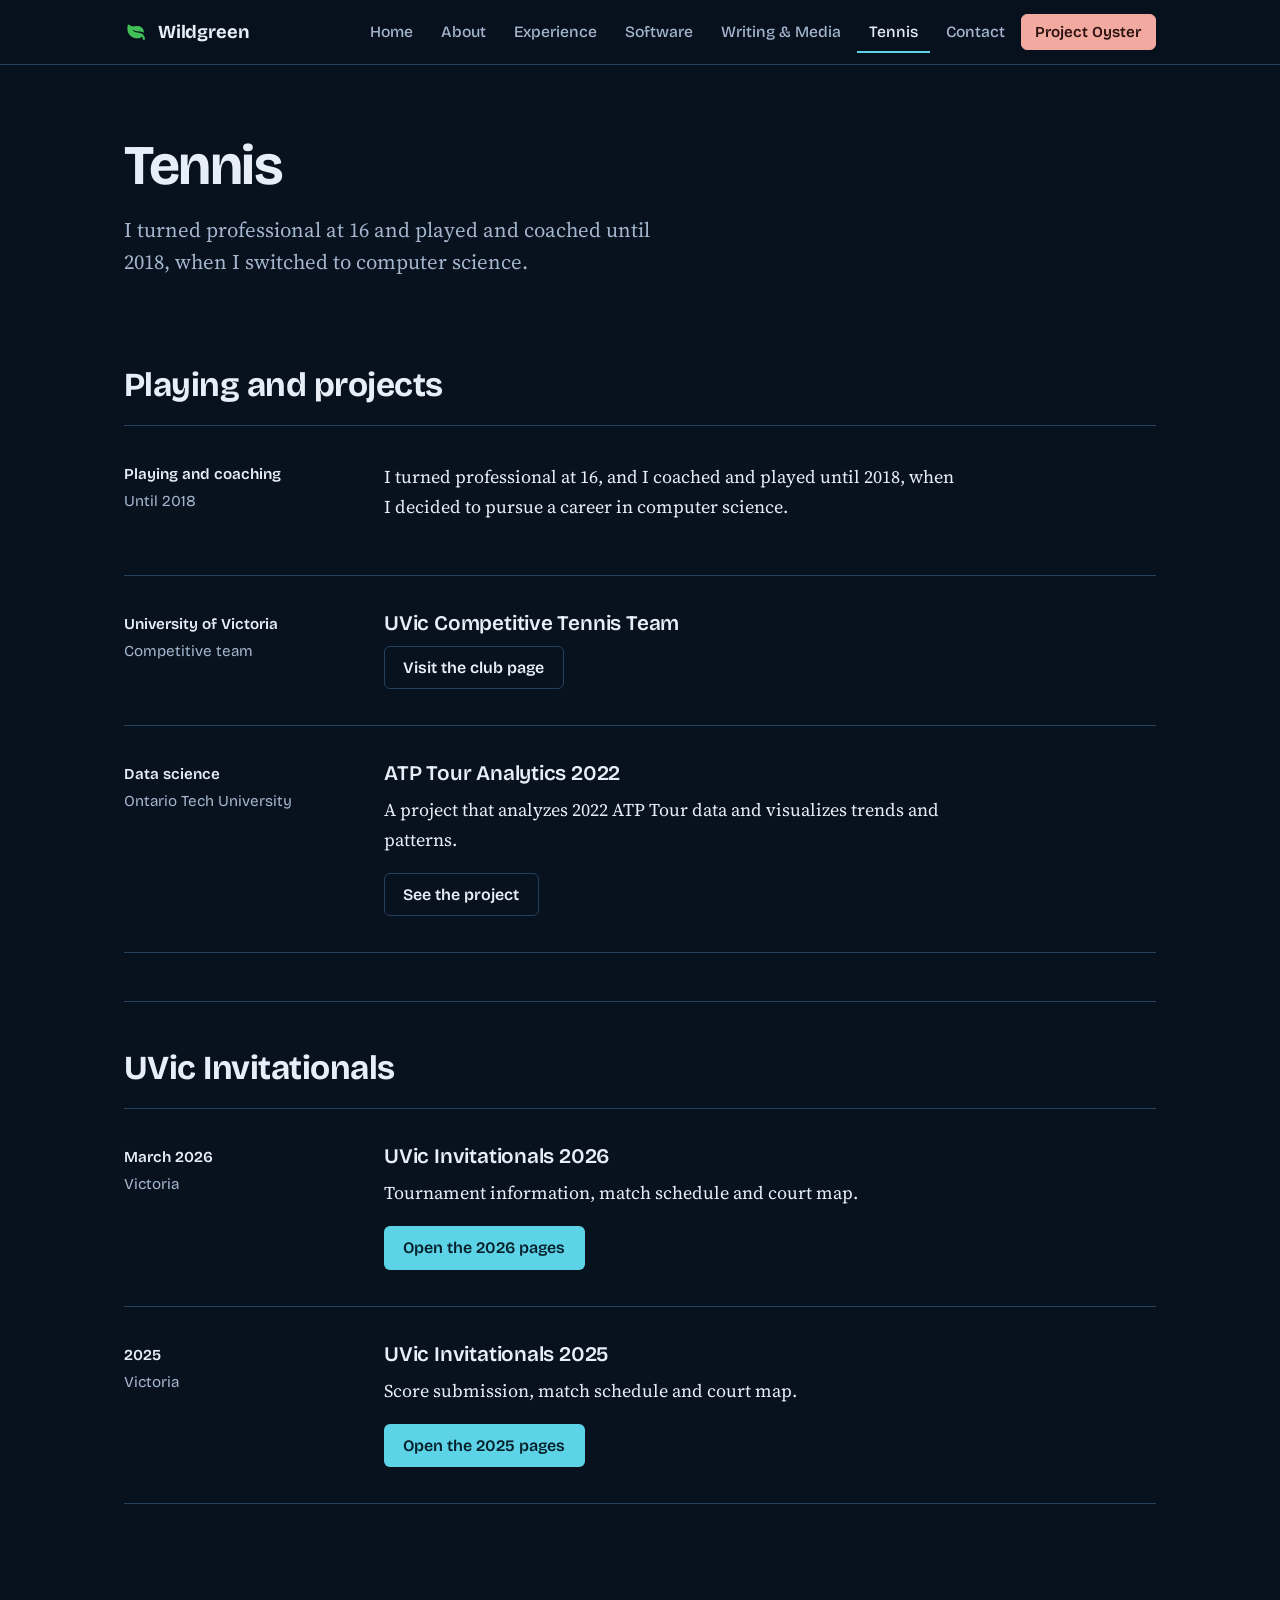
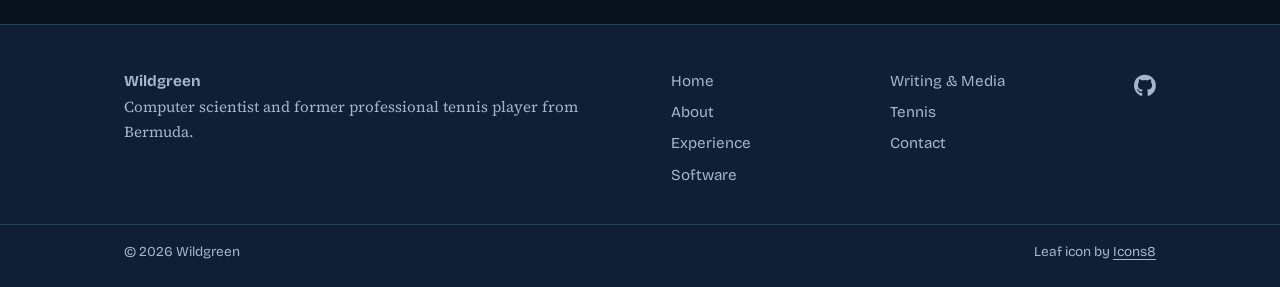
<file: tennis.html>
<!DOCTYPE html>
<html lang="en">
<head>
  <meta charset="UTF-8">
  <meta name="viewport" content="width=device-width, initial-scale=1">
  <title>Tennis | Wildgreen</title>
  <meta name="description" content="Wildgreen's tennis background and the UVic Invitationals tournament pages.">
  <meta name="theme-color" content="#08121f">
  <link rel="icon" href="assets/img/favicon.png">

  <meta property="og:type" content="website">
  <meta property="og:title" content="Tennis | Wildgreen">
  <meta property="og:description" content="Wildgreen's tennis background and the UVic Invitationals tournament pages.">
  <meta property="og:url" content="https://oyster-lab.dev/tennis.html">
  <meta property="og:image" content="https://oyster-lab.dev/assets/img/og-image.jpg">
  <meta name="twitter:card" content="summary_large_image">

  <link rel="preconnect" href="https://fonts.googleapis.com">
  <link rel="preconnect" href="https://fonts.gstatic.com" crossorigin>
  <link rel="stylesheet" href="https://fonts.googleapis.com/css2?family=Bricolage+Grotesque:opsz,wght@12..96,500;12..96,600;12..96,700&amp;family=Source+Serif+4:ital,opsz,wght@0,8..60,400;0,8..60,600;1,8..60,400&amp;display=swap">
  <link rel="stylesheet" href="https://cdnjs.cloudflare.com/ajax/libs/font-awesome/6.0.0/css/all.min.css">
  <link rel="stylesheet" href="assets/css/style.css">
</head>
<body>
  <a class="skip-link" href="#main">Skip to content</a>

  <header class="site-header">
    <div class="wrap">
      <a class="brand" href="index.html">
        <img src="assets/img/favicon.png" alt="" width="24" height="24">
        Wildgreen
      </a>
      <button class="nav-toggle" type="button" aria-expanded="false" aria-controls="site-nav">Menu</button>
      <nav class="site-nav" id="site-nav" aria-label="Main">
        <a class="nav-link" href="index.html">Home</a>
        <a class="nav-link" href="about.html">About</a>
        <a class="nav-link" href="experience.html">Experience</a>
        <a class="nav-link" href="projects.html">Software</a>
        <a class="nav-link" href="writing.html">Writing &amp; Media</a>
        <a class="nav-link" href="tennis.html" aria-current="page">Tennis</a>
        <a class="nav-link" href="contact.html">Contact</a>
        <a class="btn btn-network is-live" href="https://dashboard.oyster-lab.dev" target="_blank" rel="noopener">Project Oyster</a>
      </nav>
    </div>
  </header>

  <main id="main">
    <div class="wrap page-head">
      <h1>Tennis</h1>
      <p class="lede">I turned professional at 16 and played and coached until 2018, when I switched to computer science.</p>
    </div>

    <section class="wrap section">
      <div class="section-head">
        <h2>Playing and projects</h2>
      </div>
      <div class="ledger">
      <article class="entry">
        <div class="entry-meta">
          <strong>Playing and coaching</strong>
          <p>Until 2018</p>
        </div>
        <div class="entry-body">
          <p>I turned professional at 16, and I coached and played until 2018, when I decided to pursue a career in computer science.</p>
        </div>
      </article>
      <article class="entry">
        <div class="entry-meta">
          <strong>University of Victoria</strong>
          <p>Competitive team</p>
        </div>
        <div class="entry-body">
          <h3>UVic Competitive Tennis Team</h3>
          <div class="btn-row">
            <a class="btn btn-ghost" href="https://vikesrec.ca/clubs/tennis" target="_blank" rel="noopener">Visit the club page</a>
          </div>
        </div>
      </article>
      <article class="entry">
        <div class="entry-meta">
          <strong>Data science</strong>
          <p>Ontario Tech University</p>
        </div>
        <div class="entry-body">
          <h3>ATP Tour Analytics 2022</h3>
          <p>A project that analyzes 2022 ATP Tour data and visualizes trends and patterns.</p>
          <div class="btn-row">
            <a class="btn btn-ghost" href="projects.html#atp-2022">See the project</a>
          </div>
        </div>
      </article>
      </div>
    </section>

    <section class="wrap section">
      <div class="section-head">
        <h2>UVic Invitationals</h2>
      </div>
      <div class="ledger">
      <article class="entry">
        <div class="entry-meta">
          <strong>March 2026</strong>
          <p>Victoria</p>
        </div>
        <div class="entry-body">
          <h3>UVic Invitationals 2026</h3>
          <p>Tournament information, match schedule and court map.</p>
          <div class="btn-row">
            <a class="btn btn-primary" href="Invitationals-2026/InvitationalsMain.html">Open the 2026 pages</a>
          </div>
        </div>
      </article>
      <article class="entry">
        <div class="entry-meta">
          <strong>2025</strong>
          <p>Victoria</p>
        </div>
        <div class="entry-body">
          <h3>UVic Invitationals 2025</h3>
          <p>Score submission, match schedule and court map.</p>
          <div class="btn-row">
            <a class="btn btn-primary" href="UVicInvitationals/InvitationalsMain.html">Open the 2025 pages</a>
          </div>
        </div>
      </article>
      </div>
    </section>
  </main>

  <footer class="site-footer">
    <div class="wrap footer-grid">
      <div>
        <p class="footer-name">Wildgreen</p>
        <p>Computer scientist and former professional tennis player from Bermuda.</p>
      </div>
      <ul class="footer-links">
        <li><a href="index.html">Home</a></li>
        <li><a href="about.html">About</a></li>
        <li><a href="experience.html">Experience</a></li>
        <li><a href="projects.html">Software</a></li>
        <li><a href="writing.html">Writing &amp; Media</a></li>
        <li><a href="tennis.html">Tennis</a></li>
        <li><a href="contact.html">Contact</a></li>
      </ul>
      <div class="social">
        <a href="https://github.com/Wildgreen17" target="_blank" rel="noopener" aria-label="GitHub"><i class="fab fa-github"></i></a>
      </div>
    </div>
    <div class="footer-small">
      <div class="wrap">
        <span>&copy; 2026 Wildgreen</span>
        <span>Leaf icon by <a href="https://icons8.com" target="_blank" rel="noopener">Icons8</a></span>
      </div>
    </div>
  </footer>

  <script src="assets/js/site.js"></script>
</body>
</html>
</file>
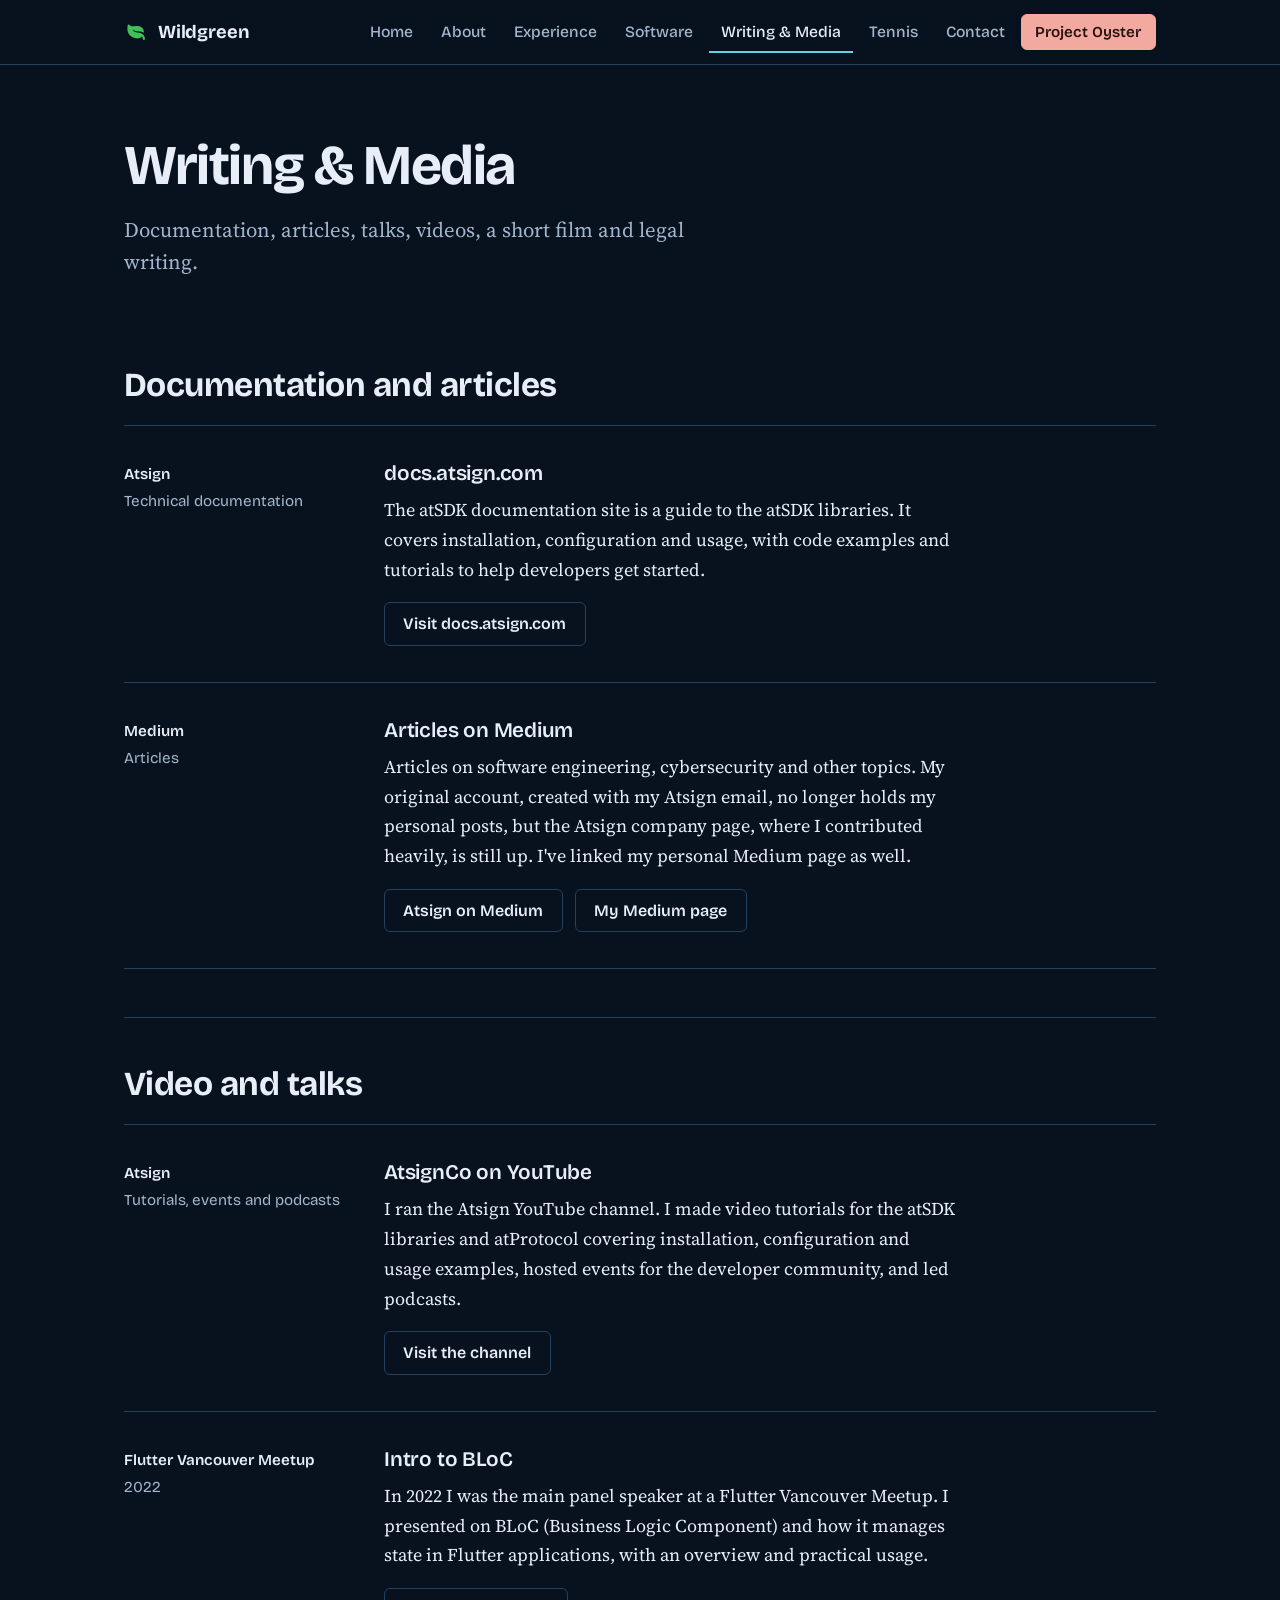
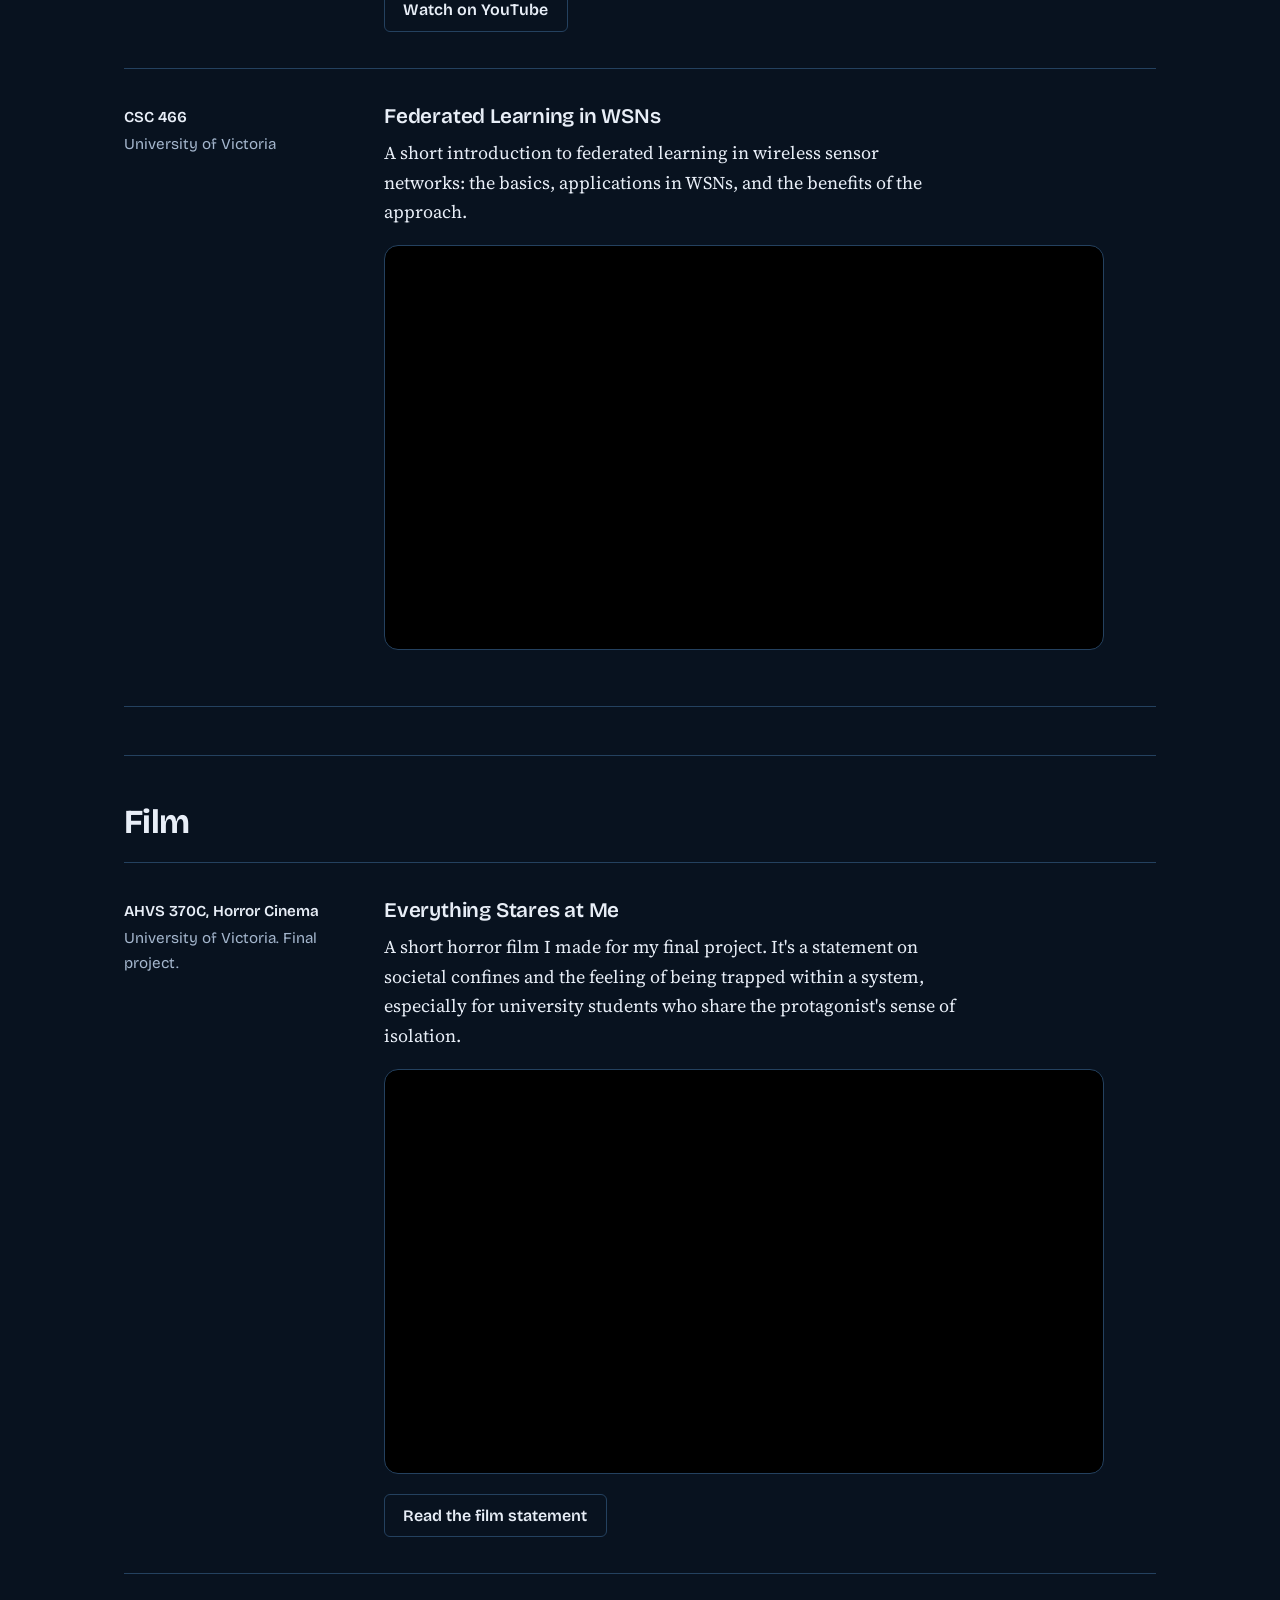
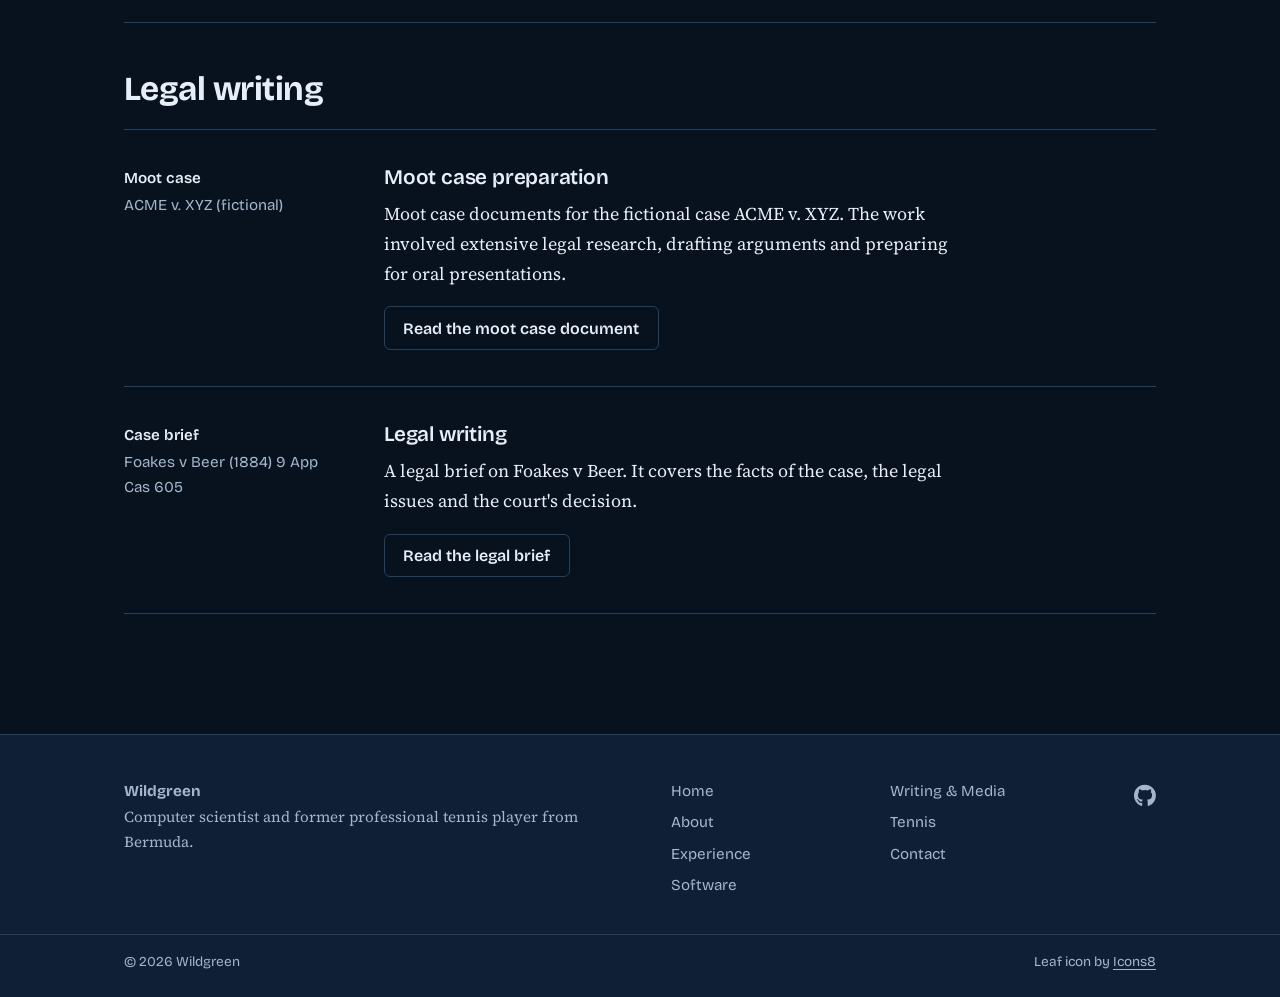
<file: writing.html>
<!DOCTYPE html>
<html lang="en">
<head>
  <meta charset="UTF-8">
  <meta name="viewport" content="width=device-width, initial-scale=1">
  <title>Writing &amp; Media | Wildgreen</title>
  <meta name="description" content="Documentation, articles, talks, videos, a short film and legal writing by Wildgreen.">
  <meta name="theme-color" content="#08121f">
  <link rel="icon" href="assets/img/favicon.png">

  <meta property="og:type" content="website">
  <meta property="og:title" content="Writing &amp; Media | Wildgreen">
  <meta property="og:description" content="Documentation, articles, talks, videos, a short film and legal writing by Wildgreen.">
  <meta property="og:url" content="https://oyster-lab.dev/writing.html">
  <meta property="og:image" content="https://oyster-lab.dev/assets/img/og-image.jpg">
  <meta name="twitter:card" content="summary_large_image">

  <link rel="preconnect" href="https://fonts.googleapis.com">
  <link rel="preconnect" href="https://fonts.gstatic.com" crossorigin>
  <link rel="stylesheet" href="https://fonts.googleapis.com/css2?family=Bricolage+Grotesque:opsz,wght@12..96,500;12..96,600;12..96,700&amp;family=Source+Serif+4:ital,opsz,wght@0,8..60,400;0,8..60,600;1,8..60,400&amp;display=swap">
  <link rel="stylesheet" href="https://cdnjs.cloudflare.com/ajax/libs/font-awesome/6.0.0/css/all.min.css">
  <link rel="stylesheet" href="assets/css/style.css">
</head>
<body>
  <a class="skip-link" href="#main">Skip to content</a>

  <header class="site-header">
    <div class="wrap">
      <a class="brand" href="index.html">
        <img src="assets/img/favicon.png" alt="" width="24" height="24">
        Wildgreen
      </a>
      <button class="nav-toggle" type="button" aria-expanded="false" aria-controls="site-nav">Menu</button>
      <nav class="site-nav" id="site-nav" aria-label="Main">
        <a class="nav-link" href="index.html">Home</a>
        <a class="nav-link" href="about.html">About</a>
        <a class="nav-link" href="experience.html">Experience</a>
        <a class="nav-link" href="projects.html">Software</a>
        <a class="nav-link" href="writing.html" aria-current="page">Writing &amp; Media</a>
        <a class="nav-link" href="tennis.html">Tennis</a>
        <a class="nav-link" href="contact.html">Contact</a>
        <a class="btn btn-network is-live" href="https://dashboard.oyster-lab.dev" target="_blank" rel="noopener">Project Oyster</a>
      </nav>
    </div>
  </header>

  <main id="main">
    <div class="wrap page-head">
      <h1>Writing &amp; Media</h1>
      <p class="lede">Documentation, articles, talks, videos, a short film and legal writing.</p>
    </div>

    <section class="wrap section">
      <div class="section-head">
        <h2>Documentation and articles</h2>
      </div>
      <div class="ledger">
      <article class="entry">
        <div class="entry-meta">
          <strong>Atsign</strong>
          <p>Technical documentation</p>
        </div>
        <div class="entry-body">
          <h3>docs.atsign.com</h3>
          <p>The atSDK documentation site is a guide to the atSDK libraries. It covers installation, configuration and usage, with code examples and tutorials to help developers get started.</p>
          <div class="btn-row">
            <a class="btn btn-ghost" href="https://docs.atsign.com/" target="_blank" rel="noopener">Visit docs.atsign.com</a>
          </div>
        </div>
      </article>
      <article class="entry">
        <div class="entry-meta">
          <strong>Medium</strong>
          <p>Articles</p>
        </div>
        <div class="entry-body">
          <h3>Articles on Medium</h3>
          <p>Articles on software engineering, cybersecurity and other topics. My original account, created with my Atsign email, no longer holds my personal posts, but the Atsign company page, where I contributed heavily, is still up. I've linked my personal Medium page as well.</p>
          <div class="btn-row">
            <a class="btn btn-ghost" href="https://medium.com/@atsigncompany" target="_blank" rel="noopener">Atsign on Medium</a>
            <a class="btn btn-ghost" href="https://medium.com/@tyler.trott" target="_blank" rel="noopener">My Medium page</a>
          </div>
        </div>
      </article>
      </div>
    </section>

    <section class="wrap section">
      <div class="section-head">
        <h2>Video and talks</h2>
      </div>
      <div class="ledger">
      <article class="entry">
        <div class="entry-meta">
          <strong>Atsign</strong>
          <p>Tutorials, events and podcasts</p>
        </div>
        <div class="entry-body">
          <h3>AtsignCo on YouTube</h3>
          <p>I ran the Atsign YouTube channel. I made video tutorials for the atSDK libraries and atProtocol covering installation, configuration and usage examples, hosted events for the developer community, and led podcasts.</p>
          <div class="btn-row">
            <a class="btn btn-ghost" href="https://www.youtube.com/@AtsignCo" target="_blank" rel="noopener">Visit the channel</a>
          </div>
        </div>
      </article>
      <article class="entry">
        <div class="entry-meta">
          <strong>Flutter Vancouver Meetup</strong>
          <p>2022</p>
        </div>
        <div class="entry-body">
          <h3>Intro to BLoC</h3>
          <p>In 2022 I was the main panel speaker at a Flutter Vancouver Meetup. I presented on BLoC (Business Logic Component) and how it manages state in Flutter applications, with an overview and practical usage.</p>
          <div class="btn-row">
            <a class="btn btn-ghost" href="https://www.youtube.com/watch?v=Q6wbH4bFQsw" target="_blank" rel="noopener">Watch on YouTube</a>
          </div>
        </div>
      </article>
      <article class="entry">
        <div class="entry-meta">
          <strong>CSC 466</strong>
          <p>University of Victoria</p>
        </div>
        <div class="entry-body">
          <h3>Federated Learning in WSNs</h3>
          <p>A short introduction to federated learning in wireless sensor networks: the basics, applications in WSNs, and the benefits of the approach.</p>
          <div class="video">
            <iframe src="https://www.youtube.com/embed/dikuLwEtNZ4" title="Federated Learning in WSNs short video" loading="lazy" allow="accelerometer; clipboard-write; encrypted-media; gyroscope; picture-in-picture" allowfullscreen></iframe>
          </div>
        </div>
      </article>
      </div>
    </section>

    <section class="wrap section">
      <div class="section-head">
        <h2>Film</h2>
      </div>
      <div class="ledger">
      <article class="entry">
        <div class="entry-meta">
          <strong>AHVS 370C, Horror Cinema</strong>
          <p>University of Victoria. Final project.</p>
        </div>
        <div class="entry-body">
          <h3>Everything Stares at Me</h3>
          <p>A short horror film I made for my final project. It's a statement on societal confines and the feeling of being trapped within a system, especially for university students who share the protagonist's sense of isolation.</p>
          <div class="video">
            <iframe src="https://www.youtube.com/embed/otIjGyHRrD0" title="Everything Stares at Me, a short horror film" loading="lazy" allow="accelerometer; clipboard-write; encrypted-media; gyroscope; picture-in-picture" allowfullscreen></iframe>
          </div>
          <div class="btn-row">
            <a class="btn btn-ghost" href="assets/docs/everything-stares-at-me-statement.pdf" target="_blank" rel="noopener">Read the film statement</a>
          </div>
        </div>
      </article>
      </div>
    </section>

    <section class="wrap section">
      <div class="section-head">
        <h2>Legal writing</h2>
      </div>
      <div class="ledger">
      <article class="entry">
        <div class="entry-meta">
          <strong>Moot case</strong>
          <p>ACME v. XYZ (fictional)</p>
        </div>
        <div class="entry-body">
          <h3>Moot case preparation</h3>
          <p>Moot case documents for the fictional case ACME v. XYZ. The work involved extensive legal research, drafting arguments and preparing for oral presentations.</p>
          <div class="btn-row">
            <a class="btn btn-ghost" href="assets/docs/moot-acme-v-xyz.pdf" target="_blank" rel="noopener">Read the moot case document</a>
          </div>
        </div>
      </article>
      <article class="entry">
        <div class="entry-meta">
          <strong>Case brief</strong>
          <p>Foakes v Beer (1884) 9 App Cas 605</p>
        </div>
        <div class="entry-body">
          <h3>Legal writing</h3>
          <p>A legal brief on Foakes v Beer. It covers the facts of the case, the legal issues and the court's decision.</p>
          <div class="btn-row">
            <a class="btn btn-ghost" href="assets/docs/foakes-v-beer-case-briefing.pdf" target="_blank" rel="noopener">Read the legal brief</a>
          </div>
        </div>
      </article>
      </div>
    </section>
  </main>

  <footer class="site-footer">
    <div class="wrap footer-grid">
      <div>
        <p class="footer-name">Wildgreen</p>
        <p>Computer scientist and former professional tennis player from Bermuda.</p>
      </div>
      <ul class="footer-links">
        <li><a href="index.html">Home</a></li>
        <li><a href="about.html">About</a></li>
        <li><a href="experience.html">Experience</a></li>
        <li><a href="projects.html">Software</a></li>
        <li><a href="writing.html">Writing &amp; Media</a></li>
        <li><a href="tennis.html">Tennis</a></li>
        <li><a href="contact.html">Contact</a></li>
      </ul>
      <div class="social">
        <a href="https://github.com/Wildgreen17" target="_blank" rel="noopener" aria-label="GitHub"><i class="fab fa-github"></i></a>
      </div>
    </div>
    <div class="footer-small">
      <div class="wrap">
        <span>&copy; 2026 Wildgreen</span>
        <span>Leaf icon by <a href="https://icons8.com" target="_blank" rel="noopener">Icons8</a></span>
      </div>
    </div>
  </footer>

  <script src="assets/js/site.js"></script>
</body>
</html>
</file>
<file: assets/css/style.css>
/* ==========================================================================
   Wildgreen portfolio: shared styles
   Palette: deep Atlantic navy, aqua shallows, and a little Bermuda pink sand.
   ========================================================================== */

:root {
  --bg: #08121f;
  --panel: #0e1f36;
  --panel-raised: #142a47;
  --line: #24415f;
  --text: #e8eef7;
  --muted: #a4b6cd;
  --aqua: #5cd3e6;
  --aqua-hi: #9aeaf5;
  --on-aqua: #06202b;
  --sand: #f2a9a0;

  --sans: "Bricolage Grotesque", "Segoe UI", system-ui, -apple-system, sans-serif;
  --serif: "Source Serif 4", Georgia, "Times New Roman", serif;

  --radius-control: 6px;
  --radius-media: 14px;

  --gutter: 24px;
  --page-width: 1080px;
  --prose-width: 64ch;
}

*,
*::before,
*::after {
  box-sizing: border-box;
}

html {
  scroll-behavior: smooth;
  -webkit-text-size-adjust: 100%;
}

body {
  margin: 0;
  background: var(--bg);
  color: var(--text);
  font-family: var(--serif);
  font-size: 1.125rem;
  line-height: 1.65;
  min-height: 100vh;
  display: flex;
  flex-direction: column;
}

main {
  flex: 1;
}

img,
svg,
iframe {
  max-width: 100%;
}

a {
  color: var(--aqua);
  text-underline-offset: 0.2em;
  text-decoration-thickness: 1px;
}

a:hover {
  color: var(--aqua-hi);
}

:focus-visible {
  outline: 2px solid var(--aqua-hi);
  outline-offset: 3px;
  border-radius: 3px;
}

.skip-link {
  position: absolute;
  left: var(--gutter);
  top: -100px;
  z-index: 100;
  background: var(--aqua);
  color: var(--on-aqua);
  padding: 0.5rem 0.9rem;
  border-radius: var(--radius-control);
  font-family: var(--sans);
  font-weight: 600;
  text-decoration: none;
}

.skip-link:focus {
  top: 12px;
}

.wrap {
  width: 100%;
  max-width: var(--page-width);
  margin: 0 auto;
  padding: 0 var(--gutter);
}

/* ---------- Type ---------- */

h1,
h2,
h3,
h4 {
  font-family: var(--sans);
  line-height: 1.15;
  margin: 0 0 0.6em;
  color: var(--text);
}

h1 {
  font-size: clamp(2.6rem, 6.5vw, 4.75rem);
  font-weight: 700;
  letter-spacing: -0.025em;
  line-height: 1.02;
}

h2 {
  font-size: clamp(1.6rem, 3vw, 2.1rem);
  font-weight: 700;
  letter-spacing: -0.015em;
}

h3 {
  font-size: 1.3rem;
  font-weight: 600;
  letter-spacing: -0.01em;
}

h4 {
  font-size: 1.05rem;
  font-weight: 600;
}

p {
  margin: 0 0 1em;
  max-width: var(--prose-width);
}

.lede {
  font-size: 1.3rem;
  line-height: 1.55;
  color: var(--muted);
  max-width: 56ch;
}

.small {
  font-size: 0.9375rem;
}

.muted {
  color: var(--muted);
}

/* ---------- Site header ---------- */

.site-header {
  position: sticky;
  top: 0;
  z-index: 50;
  background: rgba(8, 18, 31, 0.9);
  -webkit-backdrop-filter: blur(10px);
  backdrop-filter: blur(10px);
  border-bottom: 1px solid var(--line);
}

.site-header .wrap {
  display: flex;
  align-items: center;
  gap: 24px;
  min-height: 64px;
}

.brand {
  display: flex;
  align-items: center;
  gap: 10px;
  font-family: var(--sans);
  font-weight: 700;
  font-size: 1.15rem;
  letter-spacing: -0.01em;
  color: var(--text);
  text-decoration: none;
  margin-right: auto;
}

.brand:hover {
  color: var(--text);
}

.brand img {
  width: 24px;
  height: 24px;
}

.nav-toggle {
  display: none;
  background: none;
  border: 1px solid var(--line);
  color: var(--text);
  font-family: var(--sans);
  font-weight: 600;
  font-size: 0.95rem;
  padding: 0.45rem 0.8rem;
  border-radius: var(--radius-control);
  cursor: pointer;
}

.site-nav {
  display: flex;
  align-items: center;
  gap: 4px;
}

.site-nav a.nav-link {
  font-family: var(--sans);
  font-weight: 500;
  font-size: 0.98rem;
  color: var(--muted);
  text-decoration: none;
  padding: 0.5rem 0.75rem;
  border-radius: var(--radius-control);
}

.site-nav a.nav-link:hover {
  color: var(--text);
  background: var(--panel);
}

.site-nav a.nav-link[aria-current="page"] {
  color: var(--text);
  box-shadow: inset 0 -2px 0 var(--aqua);
  border-radius: 0;
}

/* ---------- Buttons ---------- */

.btn {
  display: inline-flex;
  align-items: center;
  gap: 0.6rem;
  font-family: var(--sans);
  font-weight: 600;
  font-size: 1rem;
  line-height: 1.2;
  padding: 0.7rem 1.15rem;
  border-radius: var(--radius-control);
  border: 1px solid transparent;
  text-decoration: none;
  cursor: pointer;
  transition: background-color 0.15s ease, border-color 0.15s ease, color 0.15s ease;
}

.btn-primary {
  background: var(--aqua);
  color: var(--on-aqua);
}

.btn-primary:hover {
  background: var(--aqua-hi);
  color: var(--on-aqua);
}

.btn-ghost {
  border-color: var(--line);
  color: var(--text);
  background: transparent;
}

.btn-ghost:hover {
  border-color: var(--aqua);
  color: var(--text);
}

.btn-network {
  border: 1px dashed var(--sand);
  color: var(--sand);
  background: transparent;
  padding: 0.5rem 0.85rem;
  font-size: 0.95rem;
}

.btn-network:hover {
  color: var(--sand);
  background: rgba(242, 169, 160, 0.08);
}

.btn-network[aria-disabled="true"] {
  cursor: not-allowed;
}

.btn-network.is-live {
  border-style: solid;
  background: var(--sand);
  color: #2b1210;
}

.btn-network.is-live:hover {
  background: #f7c2bb;
  color: #2b1210;
}

.badge {
  font-family: var(--sans);
  font-size: 0.75rem;
  font-weight: 600;
  background: var(--sand);
  color: #2b1210;
  padding: 0.1rem 0.5rem;
  border-radius: 999px;
}

.btn-row {
  display: flex;
  flex-wrap: wrap;
  gap: 12px;
  margin-top: 8px;
}

/* ---------- Hero (home) ---------- */

.hero {
  position: relative;
  overflow: hidden;
  border-bottom: 1px solid var(--line);
}

.hero-court {
  position: absolute;
  inset: 0;
  width: 100%;
  height: 100%;
  pointer-events: none;
}

.court-line {
  fill: none;
  stroke: var(--aqua);
  stroke-opacity: 0.22;
  stroke-width: 1.5;
  stroke-dasharray: 1;
  stroke-dashoffset: 0;
}

@media (prefers-reduced-motion: no-preference) {
  .court-line {
    stroke-dashoffset: 1;
    animation: draw-court 2.4s ease-out 0.15s forwards;
  }
}

@keyframes draw-court {
  to {
    stroke-dashoffset: 0;
  }
}

.hero-inner {
  position: relative;
  display: grid;
  grid-template-columns: minmax(0, 1fr) auto;
  gap: 56px;
  align-items: center;
  padding-top: 104px;
  padding-bottom: 104px;
}

.hero h1 {
  margin-bottom: 0.3em;
}

.hero-figure-wrap {
  display: block;
  line-height: 0;
}

.hero-figure {
  display: block;
  width: 240px;
  height: 240px;
  object-fit: cover;
  border-radius: var(--radius-media);
  border: 1px solid var(--line);
  background: var(--panel);
}

/* ---------- Page header (inner pages) ---------- */

.page-head {
  padding-top: 72px;
  padding-bottom: 40px;
}

.page-head h1 {
  font-size: clamp(2.3rem, 5vw, 3.5rem);
  margin-bottom: 0.35em;
}

.page-head .lede {
  margin-bottom: 0;
}

/* ---------- Sections ---------- */

.section {
  padding-top: 48px;
  padding-bottom: 48px;
}

.section + .section {
  background-image: linear-gradient(var(--line), var(--line));
  background-repeat: no-repeat;
  background-position: center top;
  background-size: calc(100% - 2 * var(--gutter)) 1px;
}

.section-head {
  margin-bottom: 8px;
}

.section-head p {
  color: var(--muted);
  margin-bottom: 0;
}

/* Directory list on the home page */

.directory {
  list-style: none;
  margin: 0;
  padding: 0;
  border-top: 1px solid var(--line);
}

.directory li {
  border-bottom: 1px solid var(--line);
}

.directory a {
  display: grid;
  grid-template-columns: 200px minmax(0, 1fr);
  gap: 24px;
  align-items: baseline;
  padding: 22px 8px;
  color: var(--text);
  text-decoration: none;
  transition: background-color 0.15s ease;
}

.directory a:hover {
  background: var(--panel);
  color: var(--text);
}

.directory .dir-title {
  font-family: var(--sans);
  font-weight: 600;
  font-size: 1.3rem;
  color: var(--aqua);
}

.directory .dir-desc {
  color: var(--muted);
}

/* Network panel */

.panel {
  background: var(--panel);
  border: 1px solid var(--line);
  border-radius: var(--radius-media);
  padding: 32px;
}

.panel h2 {
  margin-bottom: 0.4em;
}

.panel p {
  color: var(--muted);
}

.panel .btn-row {
  margin-top: 4px;
}

/* ---------- Ledger entries (projects, experience, writing) ---------- */

.ledger {
  border-top: 1px solid var(--line);
}

.entry {
  display: grid;
  grid-template-columns: 220px minmax(0, 1fr);
  gap: 16px 40px;
  padding: 36px 0;
  border-bottom: 1px solid var(--line);
}

.entry-meta {
  font-family: var(--sans);
  font-size: 0.95rem;
  color: var(--muted);
}

.entry-meta strong {
  display: block;
  color: var(--text);
  font-weight: 600;
  margin-bottom: 2px;
}

.entry-meta p {
  margin: 0 0 0.5em;
  max-width: none;
}

.entry-meta ul {
  list-style: none;
  margin: 0;
  padding: 0;
}

.entry-body h3 {
  margin-bottom: 0.45em;
}

.entry-body h4 {
  margin: 1.4em 0 0.4em;
}

.entry-body ul.bullets {
  margin: 0 0 1em;
  padding-left: 1.2em;
  max-width: var(--prose-width);
}

.entry-body ul.bullets li {
  margin-bottom: 0.4em;
}

.entry-body ul.bullets li::marker {
  color: var(--aqua);
}

.media {
  display: block;
  width: 100%;
  max-width: 640px;
  border-radius: var(--radius-media);
  border: 1px solid var(--line);
  margin: 12px 0 20px;
}

.media-small {
  max-width: 260px;
}

.video {
  position: relative;
  width: 100%;
  max-width: 720px;
  aspect-ratio: 16 / 9;
  margin: 12px 0 20px;
  border-radius: var(--radius-media);
  overflow: hidden;
  border: 1px solid var(--line);
  background: #000;
}

.video iframe {
  position: absolute;
  inset: 0;
  width: 100%;
  height: 100%;
  border: 0;
}

.topic-list {
  list-style: none;
  margin: 0 0 1em;
  padding: 0;
  column-width: 20rem;
  column-gap: 32px;
  max-width: 760px;
}

.topic-list li {
  break-inside: avoid;
  padding: 0.3em 0;
  border-bottom: 1px solid var(--line);
  font-size: 1rem;
}

/* Timeline (experience) */

.timeline {
  position: relative;
  margin: 0;
  padding: 0 0 0 28px;
  list-style: none;
  border-left: 2px solid var(--line);
}

.timeline > li {
  position: relative;
  padding: 0 0 44px;
}

.timeline > li::before {
  content: "";
  position: absolute;
  left: -36px;
  top: 0.55em;
  width: 14px;
  height: 14px;
  border-radius: 50%;
  background: var(--bg);
  border: 2px solid var(--aqua);
}

.timeline h3 {
  margin-bottom: 0.15em;
}

.timeline .when {
  font-family: var(--sans);
  font-size: 0.95rem;
  color: var(--muted);
  margin-bottom: 0.8em;
}

/* Skills rows */

.skill-rows {
  margin: 0;
  border-top: 1px solid var(--line);
}

.skill-row {
  display: grid;
  grid-template-columns: 220px minmax(0, 1fr);
  gap: 8px 40px;
  padding: 20px 0;
  border-bottom: 1px solid var(--line);
}

.skill-row dt {
  font-family: var(--sans);
  font-weight: 600;
  color: var(--aqua);
}

.skill-row dd {
  margin: 0;
}

/* Contact list */

.contact-list {
  list-style: none;
  margin: 0;
  padding: 0;
  border-top: 1px solid var(--line);
}

.contact-list li {
  display: grid;
  grid-template-columns: 200px minmax(0, 1fr);
  gap: 24px;
  padding: 20px 0;
  border-bottom: 1px solid var(--line);
}

.contact-list .label {
  font-family: var(--sans);
  font-weight: 600;
  color: var(--muted);
}

/* ---------- Footer ---------- */

.site-footer {
  margin-top: 72px;
  border-top: 1px solid var(--line);
  background: var(--panel);
}

.footer-grid {
  display: grid;
  grid-template-columns: minmax(0, 1.2fr) minmax(0, 1fr) auto;
  gap: 40px;
  padding-top: 44px;
  padding-bottom: 36px;
}

.footer-name {
  font-family: var(--sans);
  font-weight: 700;
  font-size: 1.2rem;
  margin-bottom: 0.3em;
}

.footer-grid p {
  color: var(--muted);
  font-size: 0.95rem;
  margin-bottom: 0;
}

.footer-links {
  list-style: none;
  margin: 0;
  padding: 0;
  columns: 2;
  font-family: var(--sans);
  font-size: 0.95rem;
}

.footer-links li {
  margin-bottom: 0.4em;
}

.footer-links a {
  color: var(--muted);
  text-decoration: none;
}

.footer-links a:hover {
  color: var(--aqua);
}

.social {
  display: flex;
  gap: 16px;
  font-size: 1.4rem;
}

.social a {
  color: var(--muted);
}

.social a:hover {
  color: var(--aqua);
}

.footer-small {
  border-top: 1px solid var(--line);
  padding: 16px 0 24px;
  font-family: var(--sans);
  font-size: 0.85rem;
  color: var(--muted);
}

.footer-small .wrap {
  display: flex;
  flex-wrap: wrap;
  gap: 8px 24px;
  justify-content: space-between;
}

.footer-small a {
  color: var(--muted);
}

/* ---------- 404 ---------- */

.not-found {
  padding-top: 120px;
  padding-bottom: 80px;
}

/* ---------- Responsive ---------- */

@media (max-width: 860px) {
  .nav-toggle {
    display: inline-block;
  }

  .site-header .wrap {
    flex-wrap: wrap;
    padding-top: 10px;
    padding-bottom: 10px;
  }

  .site-nav {
    display: none;
    flex-direction: column;
    align-items: stretch;
    width: 100%;
    gap: 2px;
    padding-bottom: 8px;
  }

  .site-nav.is-open {
    display: flex;
  }

  .site-nav a.nav-link[aria-current="page"] {
    box-shadow: inset 3px 0 0 var(--aqua);
  }

  .site-nav .btn-network {
    justify-content: center;
    margin-top: 6px;
  }

  .hero-inner {
    grid-template-columns: 1fr;
    gap: 32px;
    padding-top: 56px;
    padding-bottom: 64px;
  }

  .hero-figure-wrap {
    order: -1;
  }

  .hero-figure {
    width: 132px;
    height: 132px;
  }

  .directory a,
  .contact-list li,
  .skill-row,
  .entry {
    grid-template-columns: 1fr;
    gap: 6px;
  }

  .entry {
    padding: 28px 0;
  }

  .footer-grid {
    grid-template-columns: 1fr;
    gap: 28px;
  }

  .panel {
    padding: 24px;
  }
}

@media (prefers-reduced-motion: reduce) {
  html {
    scroll-behavior: auto;
  }

  .btn,
  .directory a {
    transition: none;
  }
}
</file>
